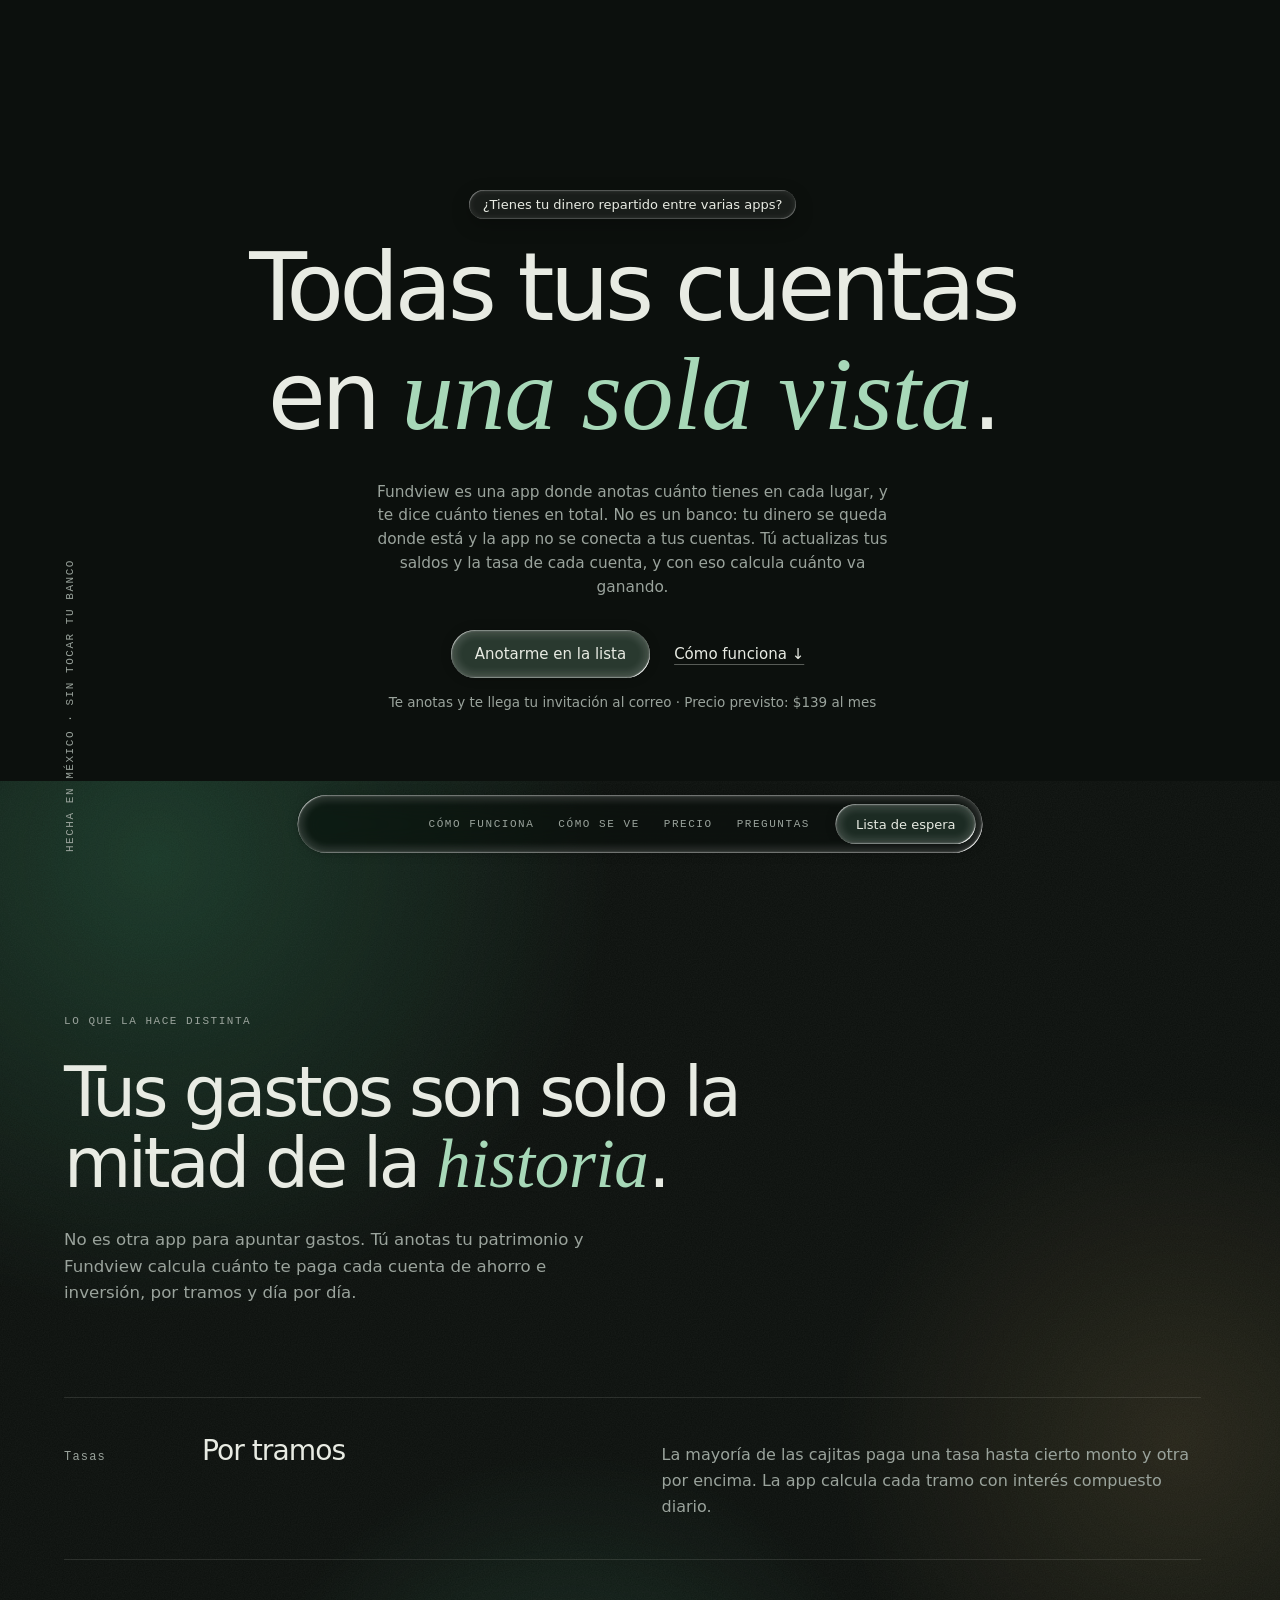
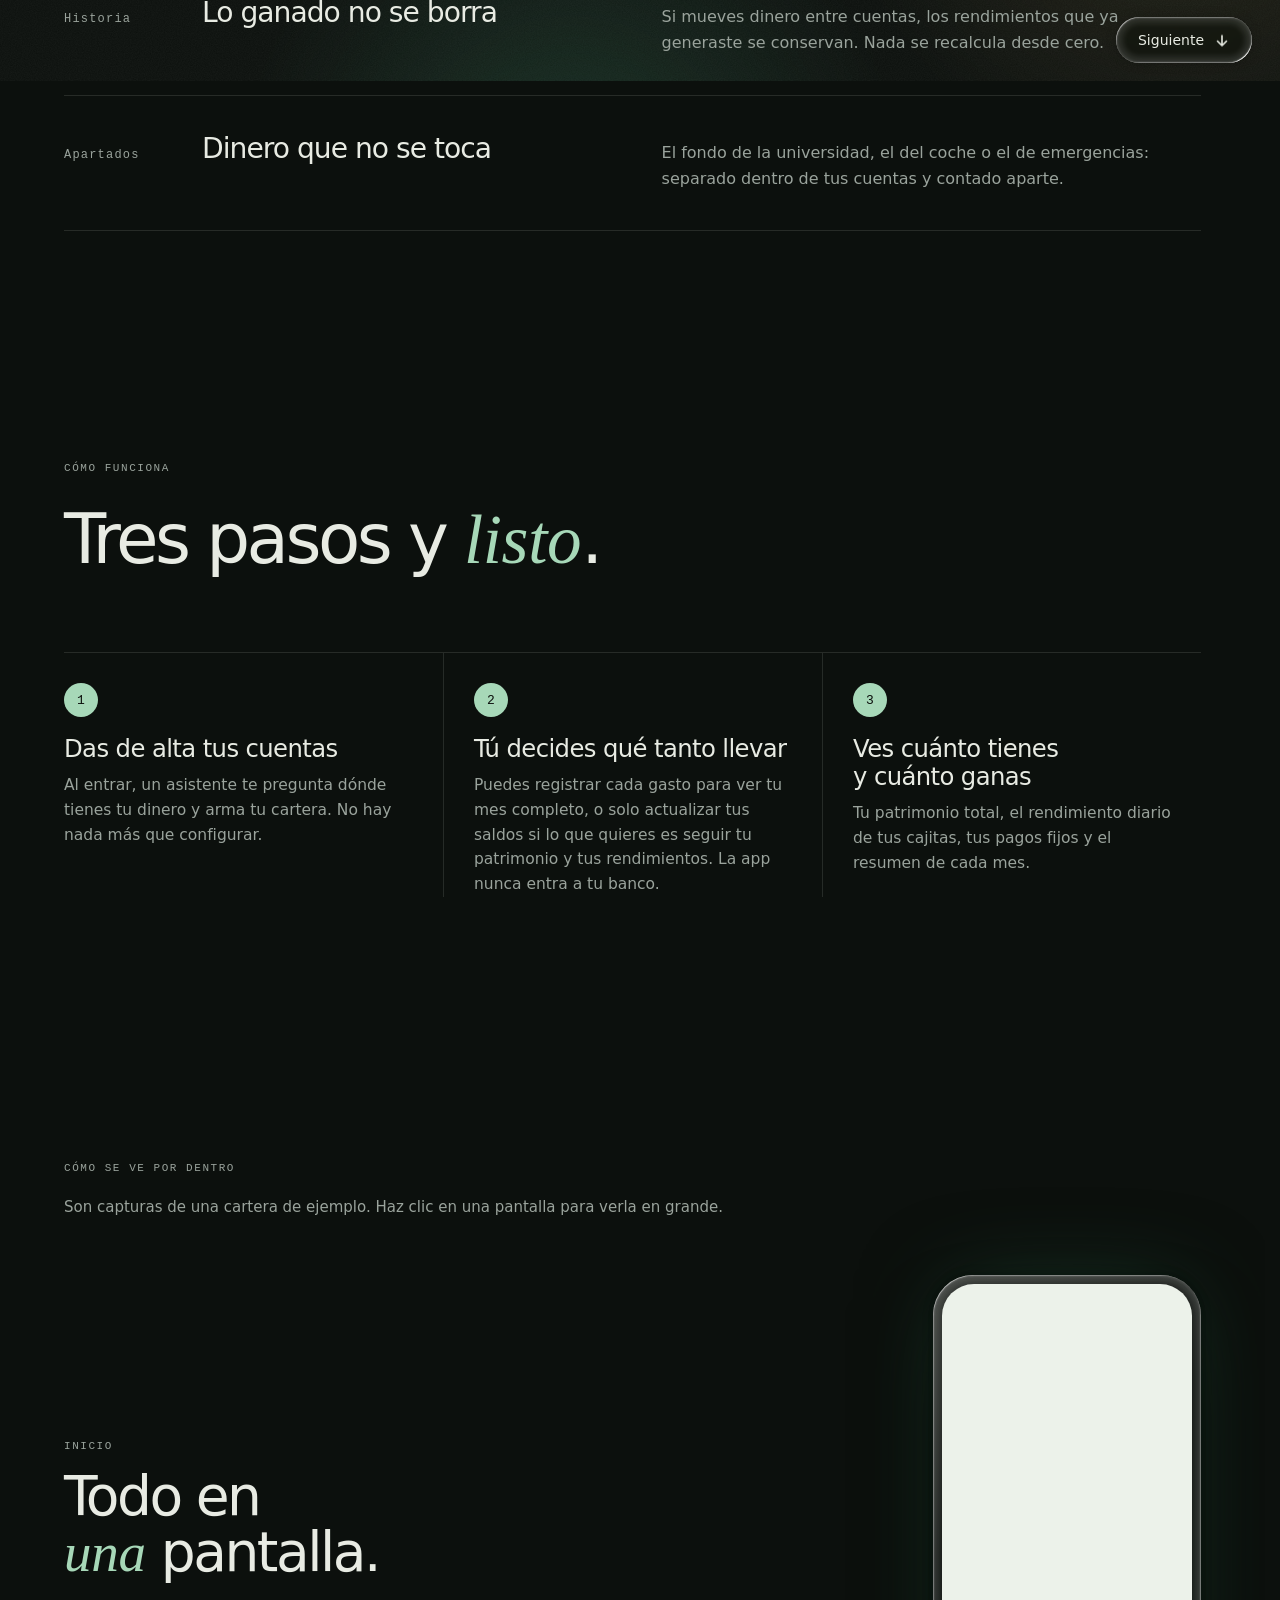
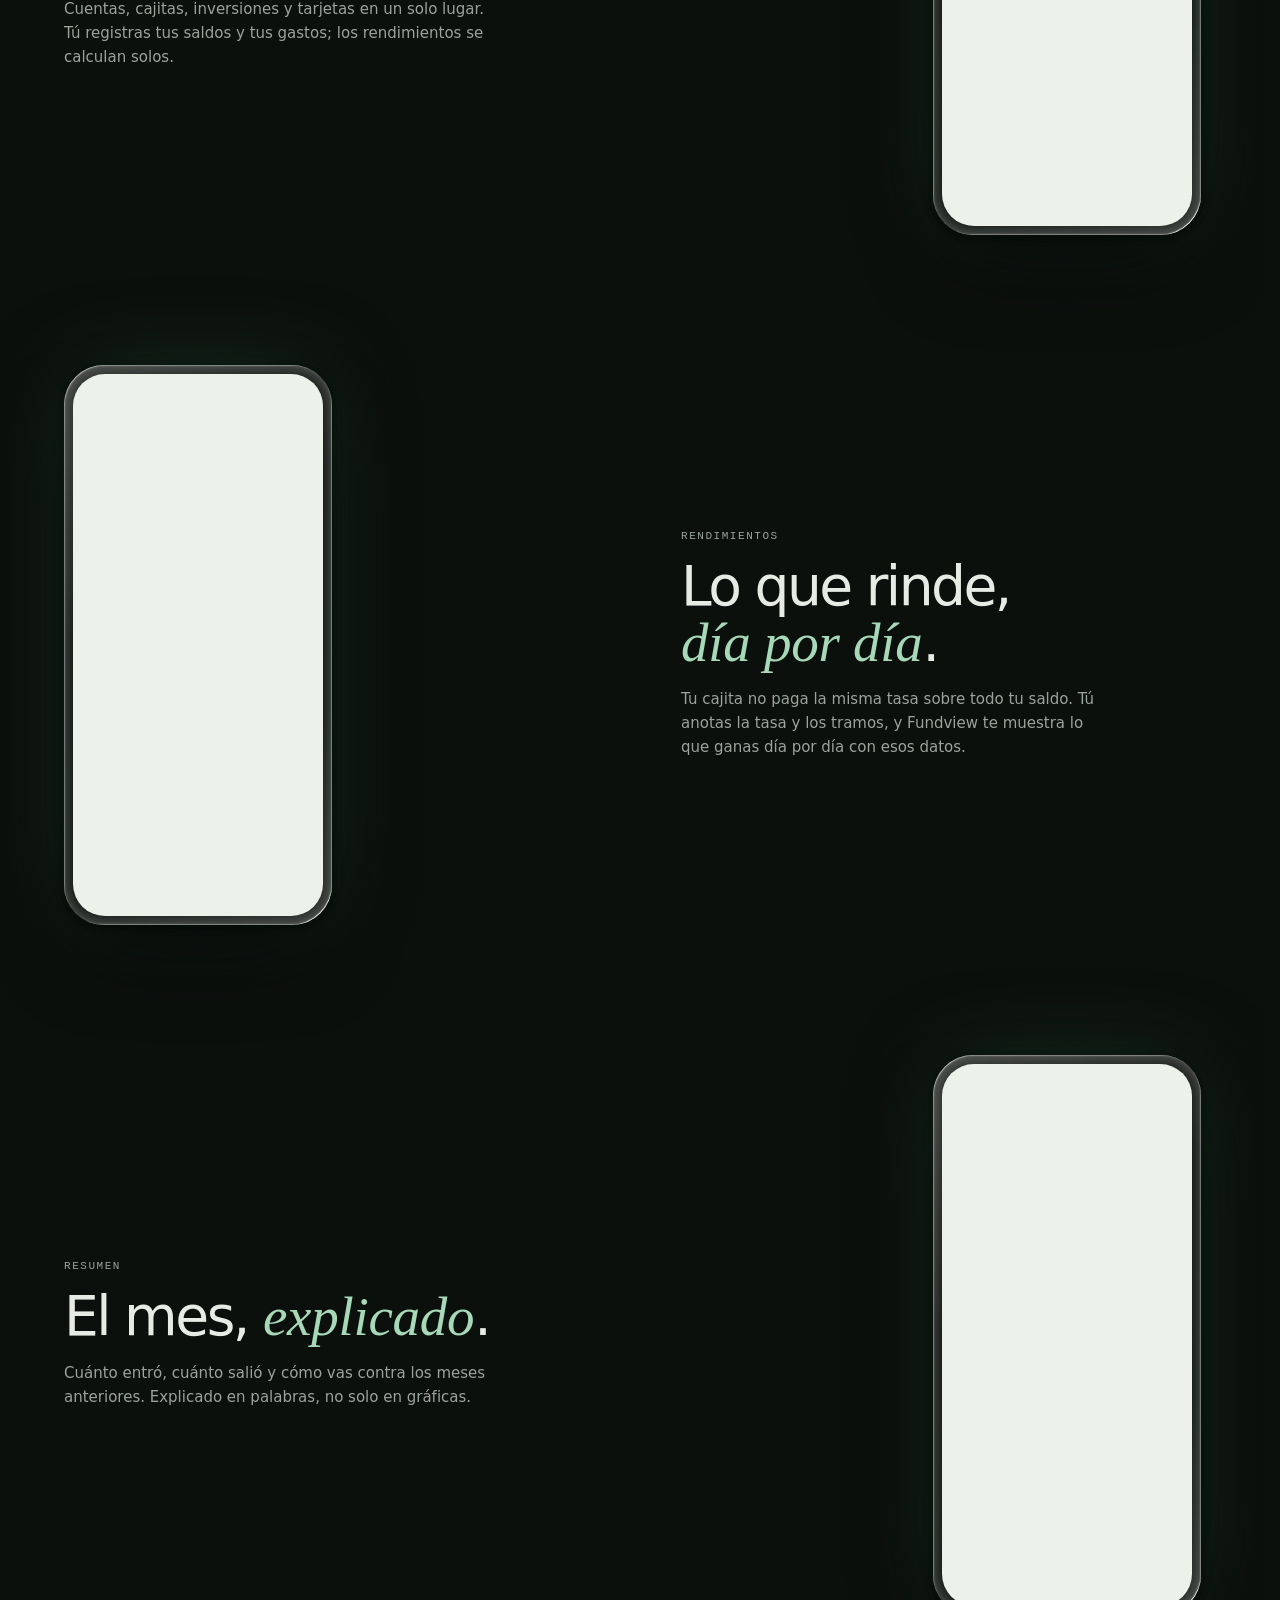
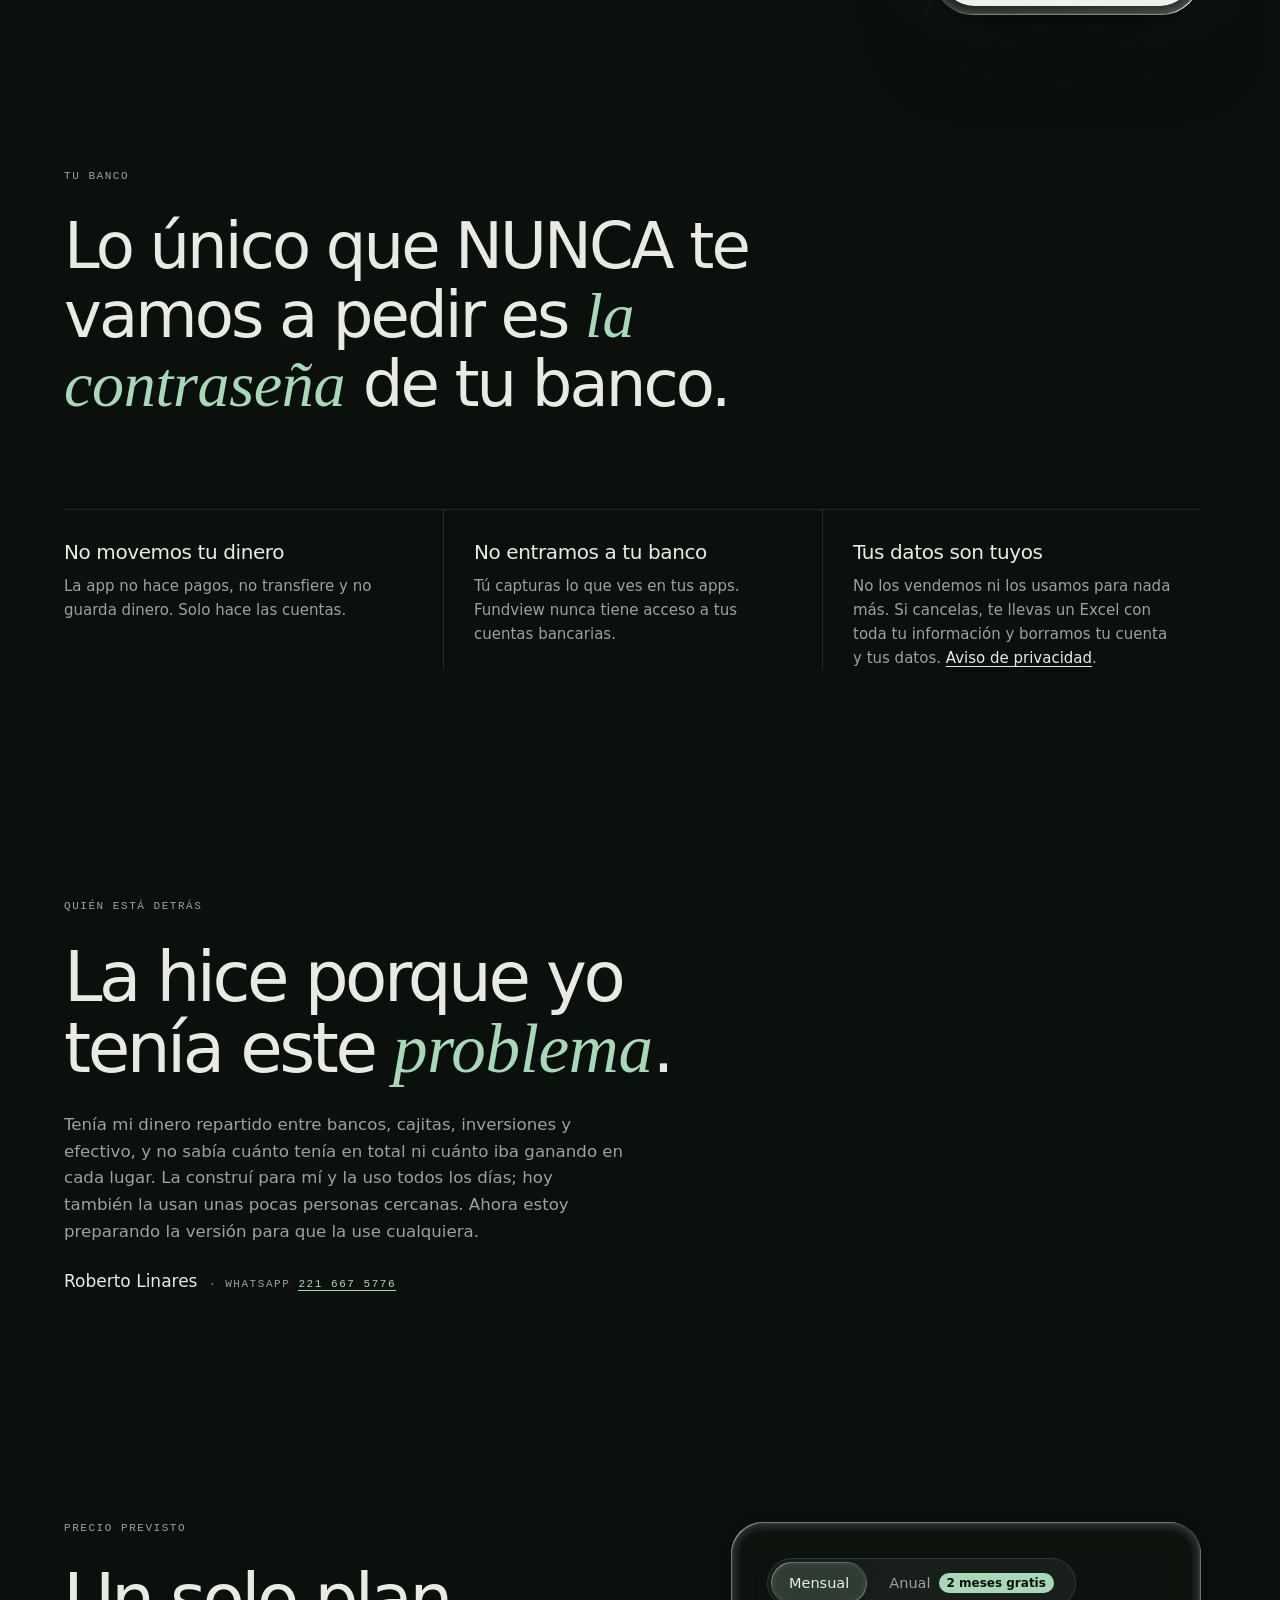
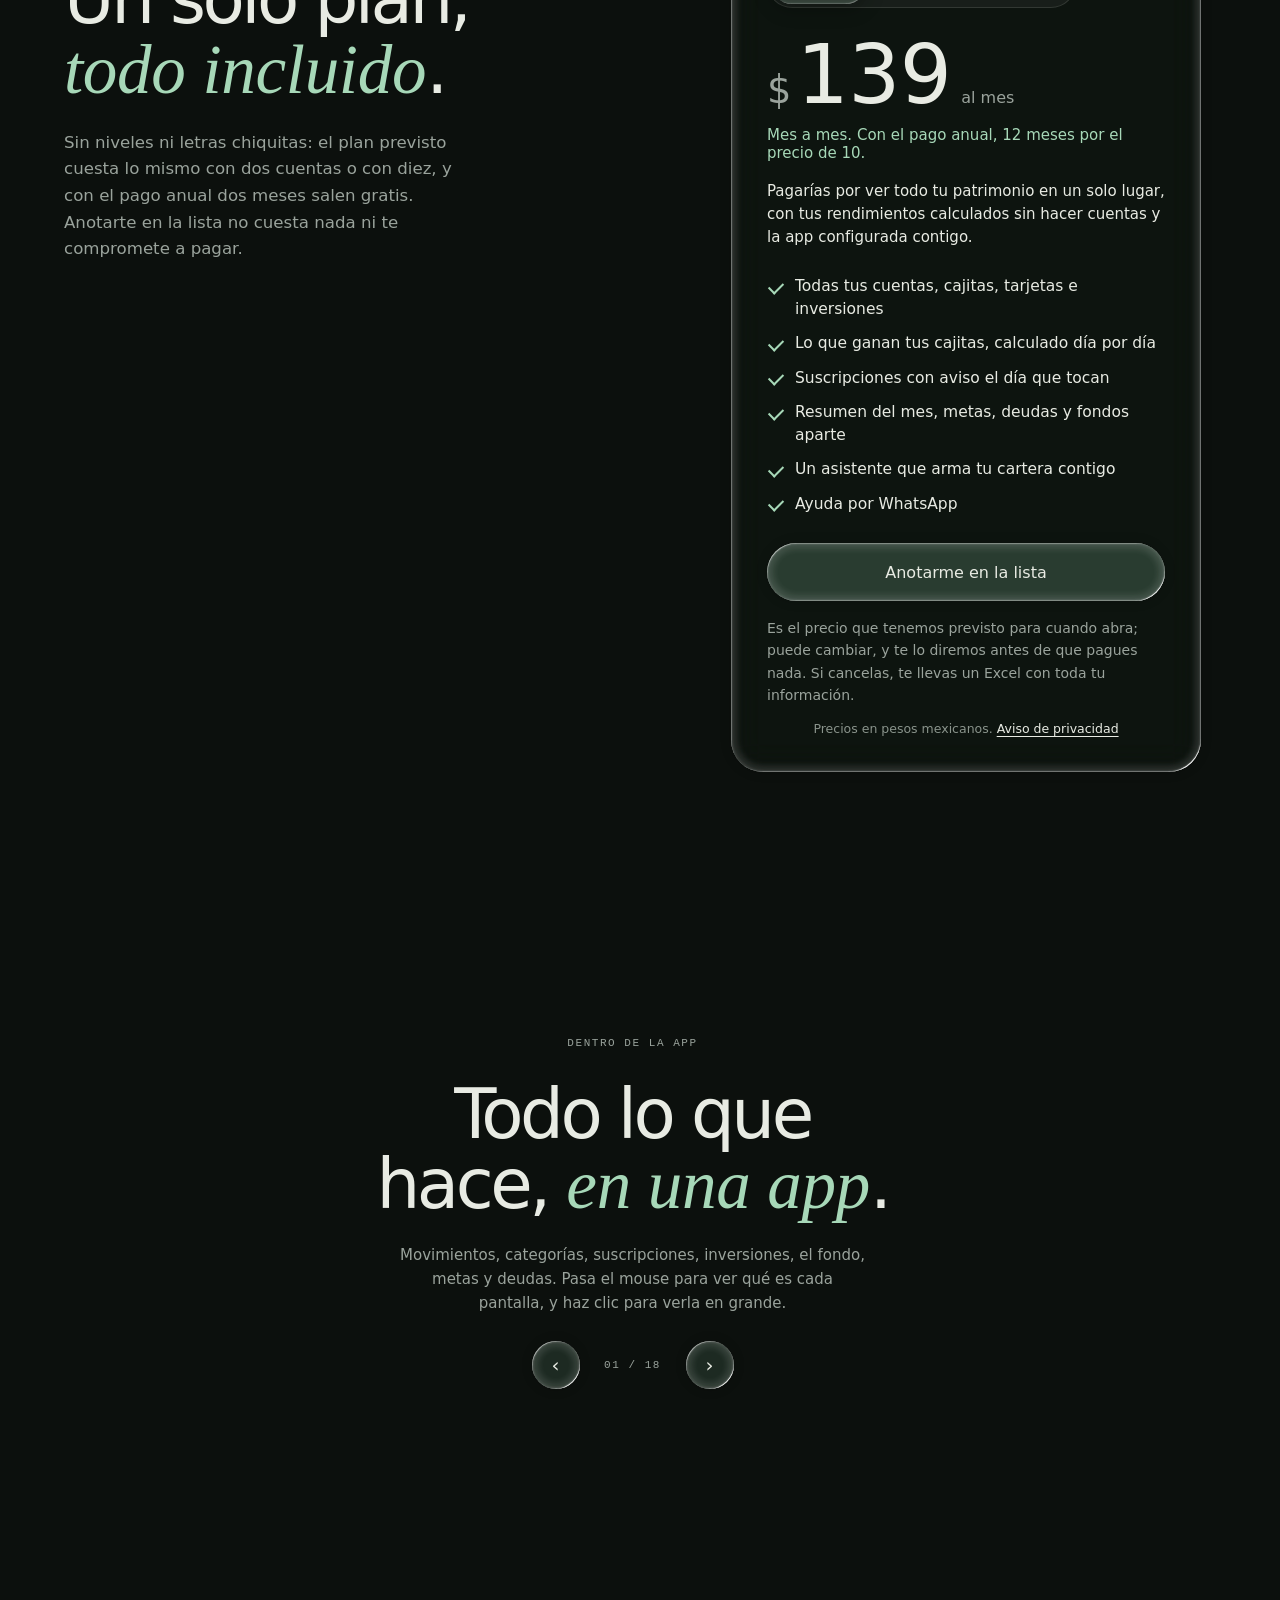
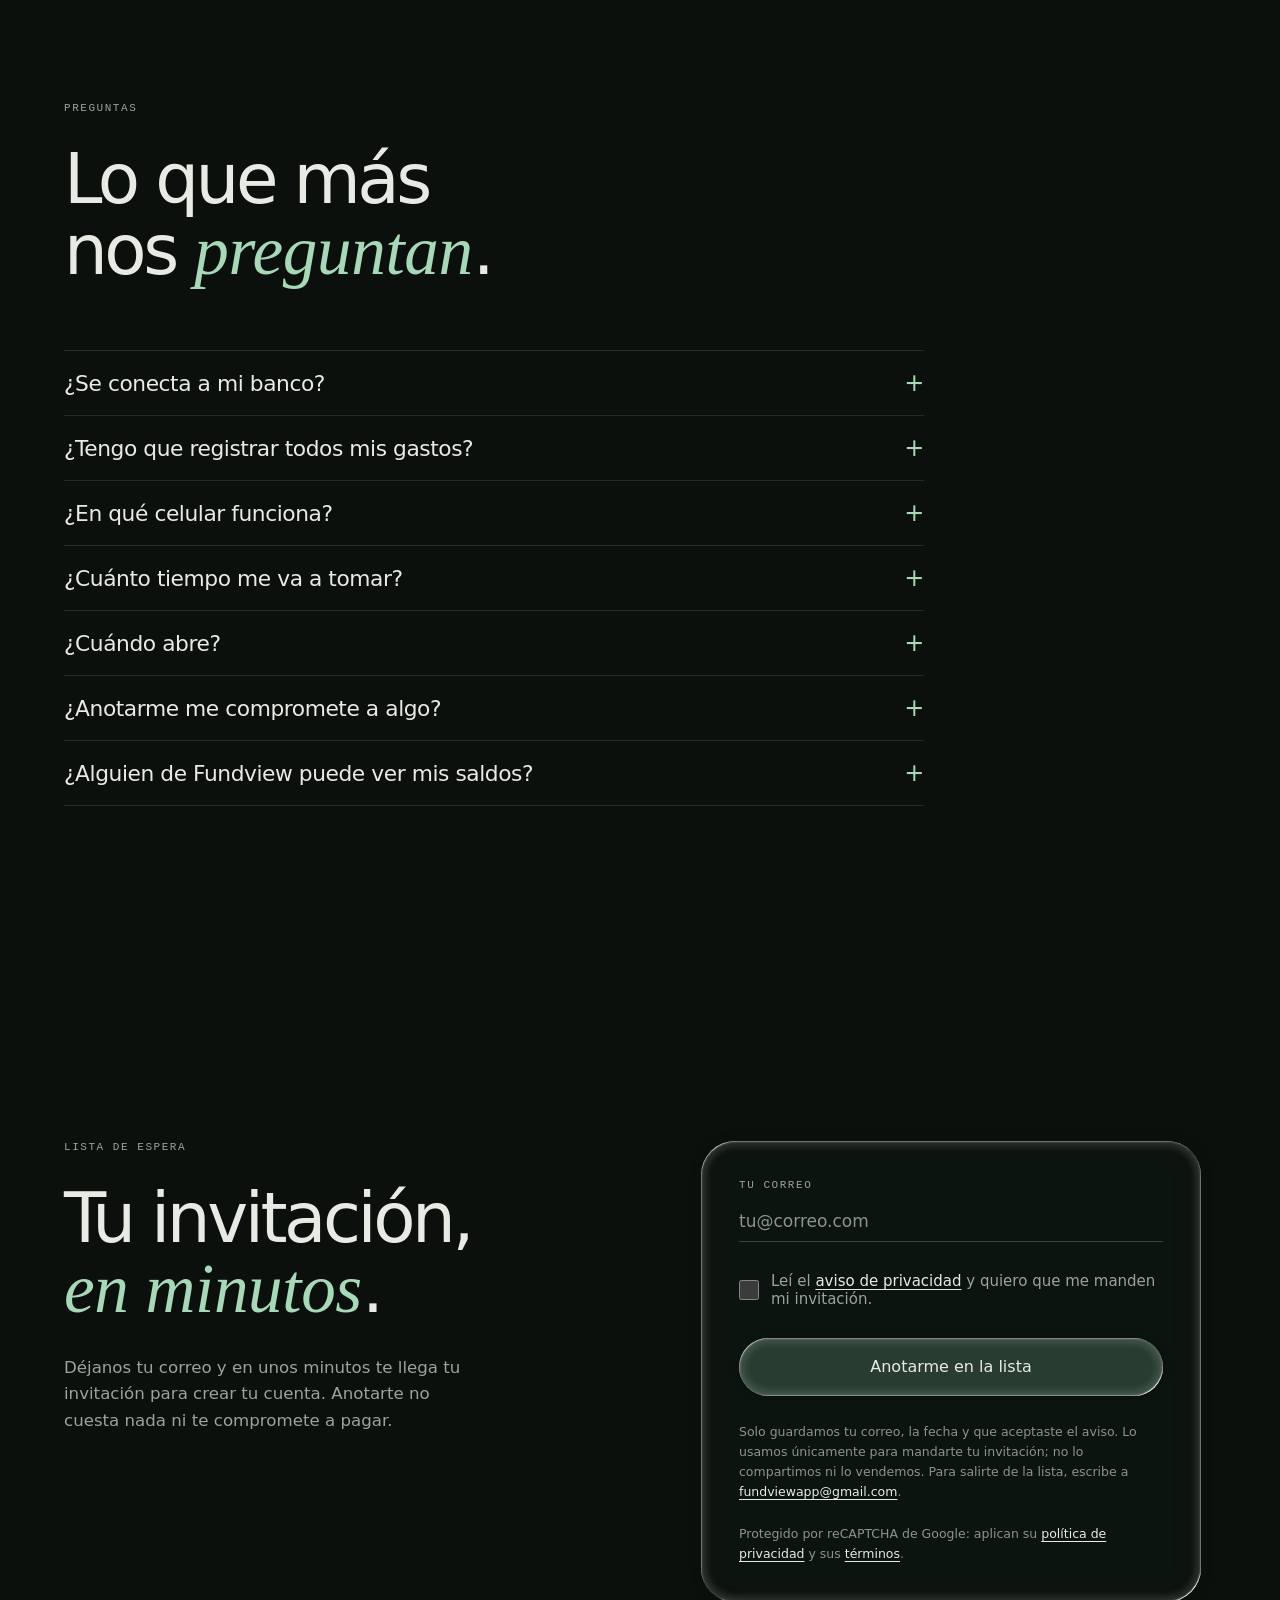
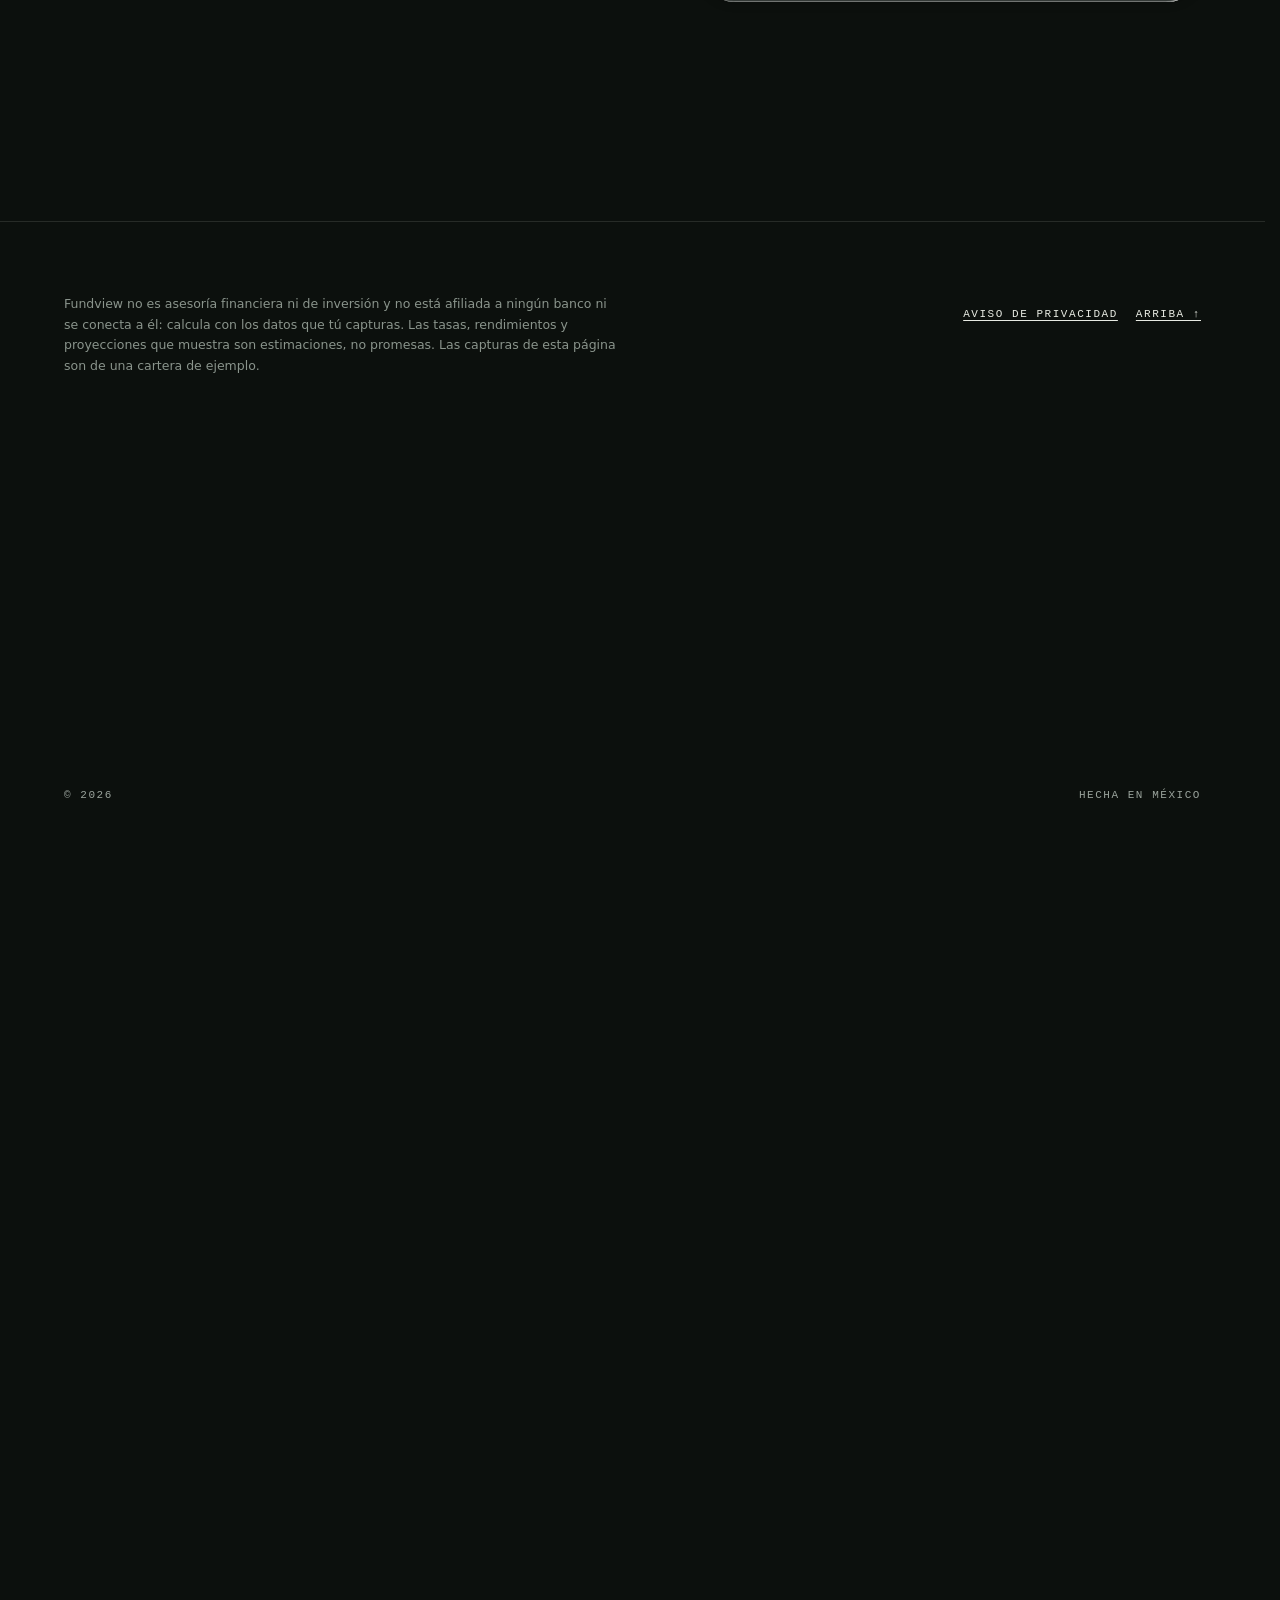
<file: index.html>
<!doctype html>
<html lang="es">
<head>
<meta charset="utf-8">
<meta name="viewport" content="width=device-width, initial-scale=1, viewport-fit=cover">
<title>Fundview</title>
<meta name="description" content="Tus cuentas, cajitas e inversiones en una sola pantalla, con tu patrimonio total y lo que has ganado. Sin pedirte la contraseña de tu banco.">
<meta name="theme-color" content="#0c100d">
<!-- seguridad: solo archivos de este sitio; sin scripts ni estilos en línea -->
<meta http-equiv="Content-Security-Policy" content="default-src 'none'; script-src 'self' https://www.google.com/recaptcha/ https://www.gstatic.com/recaptcha/; frame-src https://www.google.com/recaptcha/ https://recaptcha.google.com/recaptcha/; style-src 'self'; font-src 'self'; img-src 'self' data:; connect-src https://firestore.googleapis.com https://content-firebaseappcheck.googleapis.com https://www.google.com/recaptcha/; worker-src 'none'; object-src 'none'; base-uri 'none'; form-action 'none'">
<meta name="referrer" content="strict-origin-when-cross-origin">
<link rel="canonical" href="https://fundview.mx/">
<!-- la tarjeta que sale al mandar la liga por WhatsApp -->
<meta property="og:type" content="website">
<meta property="og:title" content="Fundview: todas tus cuentas en una sola vista">
<meta property="og:description" content="Tu banco, tus cajitas, tus inversiones y tu efectivo en una sola pantalla, y cuánto has ganado.">
<meta property="og:url" content="https://fundview.mx/">
<meta property="og:image" content="https://fundview.mx/og.jpg">
<meta property="og:image:width" content="1200">
<meta property="og:image:height" content="630">
<meta property="og:locale" content="es_MX">
<meta name="twitter:card" content="summary_large_image">
<link rel="icon" href="favicon.ico" sizes="32x32">
<link rel="icon" href="favicon.svg" type="image/svg+xml">
<link rel="apple-touch-icon" href="apple-touch-icon.png">
<link rel="stylesheet" href="estilos.css">
</head>
<body>

<svg class="svg-filtros" width="0" height="0" aria-hidden="true" focusable="false"><defs id="filtros-vidrio"></defs></svg>

<div class="ambiente" aria-hidden="true"><div class="blob b1"></div><div class="blob b2"></div><div class="blob b3"></div><div class="grano"></div></div>
<div class="progreso" aria-hidden="true"><i></i></div>

<header class="nav vidrio" id="nav">
  <a class="marca" href="#top"><img src="assets/marca/fundview-horizontal-oscuro.svg" alt="Fundview" width="83" height="24"></a>
  <nav class="nav-links" aria-label="Secciones">
    <a href="#como">Cómo funciona</a>
    <a href="#dentro">Cómo se ve</a>
    <a href="#precio">Precio</a>
    <a href="#preguntas">Preguntas</a>
  </nav>
  <a class="liquido vidrio" href="#lugar">Lista de espera</a>
  <button class="menu-btn" id="menu-btn" type="button" aria-expanded="false" aria-controls="menu-panel" aria-label="Abrir el menú"><span></span><span></span></button>
</header>
<nav class="menu-panel vidrio" id="menu-panel" aria-label="Menú" hidden>
  <a href="#como">Cómo funciona</a>
  <a href="#dentro">Cómo se ve</a>
  <a href="#todo">Todo lo que hace</a>
  <a href="#precio">Precio</a>
  <a href="#preguntas">Preguntas</a>
  <a href="#lugar">Anotarme en la lista</a>
</nav>

<main>

  <!-- 1 · hero -->
  <section class="hero" id="top">
    <div class="orbita" aria-hidden="true">
      <svg class="anillos" id="anillos">
        <defs>
          <linearGradient id="gradRayo" gradientUnits="userSpaceOnUse" x1="0" y1="0" x2="1" y2="0">
            <stop offset="0" stop-color="#a7d8b8" stop-opacity="0"/>
            <stop offset="1" stop-color="#a7d8b8" stop-opacity=".7"/>
          </linearGradient>
        </defs>
        <ellipse id="anilloA"/><ellipse id="anilloB"/>
        <g id="rayos"></g><g id="chispas"></g>
      </svg>
      <div id="chips"></div>
    </div>
    <div class="destello" aria-hidden="true"></div>

    <div class="hero-centro">
      <p class="hero-eyebrow"><span>¿Tienes tu dinero repartido entre varias apps?</span></p>
      <h1 class="hero-titulo">
        <span class="linea"><span>Todas tus cuentas</span></span>
        <span class="linea"><span>en <em>una sola vista</em>.</span></span>
      </h1>
      <p class="hero-sub"><span>Fundview es una app donde anotas cuánto tienes en cada lugar, y te dice cuánto tienes en total. No es un banco: tu dinero se queda donde está y la app no se conecta a tus cuentas. Tú actualizas tus saldos y la tasa de cada cuenta, y con eso calcula cuánto va ganando.</span></p>
      <div class="hero-ctas">
        <a class="liquido vidrio medio" href="#lugar">Anotarme en la lista</a>
        <a class="boton-texto" href="#como">Cómo funciona ↓</a>
      </div>
      <p class="hero-precio">Te anotas y te llega tu invitación al correo · Precio previsto: $139 al mes</p>
    </div>

    <div class="numero-wrap">
      <div class="numero-in">
        <span class="numero-ejemplo">Cartera de ejemplo</span>
        <div class="numero" id="numero" aria-hidden="true"><span class="signo">$</span>0<span class="cent">.00</span></div>
        <div class="numero-et">Así se ve todo tu dinero, en un número</div>
        <div class="numero-ganado" id="ganado">+$12,117.24 <span>ganado este año</span></div>
      </div>
    </div>

    <div class="hero-capa">
      <div class="vertical mono">Hecha en México · Sin tocar tu banco</div>
    </div>
  </section>

  <!-- 1b · lo que la hace distinta -->
  <section class="seccion" id="distinta">
    <span class="kicker mono" data-rev>Lo que la hace distinta</span>
    <h2 class="titulo-grande" data-rev>Tus gastos son solo la mitad de la <em>historia</em>.</h2>
    <p class="lead" data-rev>No es otra app para apuntar gastos. Tú anotas tu patrimonio y Fundview calcula cuánto te paga cada cuenta de ahorro e inversión, por tramos y día por día.</p>
    <div class="filas">
      <div class="fila" data-rev><span class="n">Tasas</span><h3>Por tramos</h3>
        <p>La mayoría de las cajitas paga una tasa hasta cierto monto y otra por encima. La app calcula cada tramo con interés compuesto diario.</p></div>
      <div class="fila" data-rev><span class="n">Historia</span><h3>Lo ganado no se borra</h3>
        <p>Si mueves dinero entre cuentas, los rendimientos que ya generaste se conservan. Nada se recalcula desde cero.</p></div>
      <div class="fila" data-rev><span class="n">Apartados</span><h3>Dinero que no se toca</h3>
        <p>El fondo de la universidad, el del coche o el de emergencias: separado dentro de tus cuentas y contado aparte.</p></div>
    </div>
  </section>

  <!-- 1c · cómo funciona -->
  <section class="seccion como" id="como">
    <span class="kicker mono" data-rev>Cómo funciona</span>
    <h2 class="titulo-grande" data-rev>Tres pasos y <em>listo</em>.</h2>
    <ol class="pasos">
      <li class="paso" data-rev><span class="n">1</span><h3>Das de alta tus cuentas</h3>
        <p>Al entrar, un asistente te pregunta dónde tienes tu dinero y arma tu cartera. No hay nada más que configurar.</p></li>
      <li class="paso" data-rev><span class="n">2</span><h3>Tú decides qué tanto llevar</h3>
        <p>Puedes registrar cada gasto para ver tu mes completo, o solo actualizar tus saldos si lo que quieres es seguir tu patrimonio y tus rendimientos. La app nunca entra a tu banco.</p></li>
      <li class="paso" data-rev><span class="n">3</span><h3>Ves cuánto tienes y cuánto ganas</h3>
        <p>Tu patrimonio total, el rendimiento diario de tus cajitas, tus pagos fijos y el resumen de cada mes.</p></li>
    </ol>
  </section>

  <!-- 2 · por dentro -->
  <section class="dentro" id="dentro">
    <div class="dentro-kicker mono"><span>Cómo se ve por dentro</span></div>
    <p class="nota-caps">Son capturas de una cartera de ejemplo. <span class="solo-fino">Haz clic en una pantalla</span><span class="solo-tactil">Toca una pantalla</span> para verla en grande.</p>
    <div class="dentro-grid">
      <div class="capitulos">
        <article class="cap">
          <div class="cap-txt">
            <span class="num mono">Inicio</span>
            <h2>Todo en <em>una</em> pantalla.</h2>
            <p>Cuentas, cajitas, inversiones y tarjetas en un solo lugar. Tú registras tus saldos y tus gastos; los rendimientos se calculan solos.</p>
          </div>
          <button class="mini-tel" type="button" aria-label="Ver en grande: inicio"><img src="assets/grandes/01.webp" alt="Inicio de Fundview con el total de una cartera de ejemplo" loading="lazy"></button>
        </article>
        <article class="cap">
          <div class="cap-txt">
            <span class="num mono">Rendimientos</span>
            <h2>Lo que rinde, <em>día por día</em>.</h2>
            <p>Tu cajita no paga la misma tasa sobre todo tu saldo. Tú anotas la tasa y los tramos, y Fundview te muestra lo que ganas día por día con esos datos.</p>
          </div>
          <button class="mini-tel" type="button" aria-label="Ver en grande: rendimientos"><img src="assets/grandes/03.webp" alt="Cuentas con su rendimiento por tramos" loading="lazy"></button>
        </article>
        <article class="cap">
          <div class="cap-txt">
            <span class="num mono">Resumen</span>
            <h2>El mes, <em>explicado</em>.</h2>
            <p>Cuánto entró, cuánto salió y cómo vas contra los meses anteriores. Explicado en palabras, no solo en gráficas.</p>
          </div>
          <button class="mini-tel" type="button" aria-label="Ver en grande: resumen"><img src="assets/grandes/13.webp" alt="Resumen y cierre del mes" loading="lazy"></button>
        </article>
      </div>
      <div class="escena">
        <div class="t-entrada">
          <div class="telefono" id="telefono" role="button" tabindex="0" aria-label="Ver esta pantalla en grande">
            <div class="pantalla">
              <div class="barra-estado" aria-hidden="true"><span class="hora">9:41</span><span class="isla"></span>
                <span class="ico">
                  <svg class="senal" viewBox="0 0 17 11"><rect x="0" y="7" width="3" height="4" rx=".8"/><rect x="4.6" y="4.9" width="3" height="6.1" rx=".8"/><rect x="9.2" y="2.5" width="3" height="8.5" rx=".8"/><rect x="13.8" y="0" width="3" height="11" rx=".8"/></svg>
                  <svg class="wifi" viewBox="0 0 16 11.5"><path d="M8 2.3c2.4 0 4.6.9 6.3 2.5L15.6 3.5A10.3 10.3 0 0 0 8 .5 10.3 10.3 0 0 0 .4 3.5l1.3 1.3A8.9 8.9 0 0 1 8 2.3Z"/><path d="M8 5.6c1.5 0 2.9.6 4 1.5l1.3-1.3A7.4 7.4 0 0 0 8 3.8a7.4 7.4 0 0 0-5.3 2l1.3 1.3c1.1-.9 2.5-1.5 4-1.5Z"/><path d="M8 8.9c.7 0 1.3.3 1.8.7L8 11.5 6.2 9.6c.5-.4 1.1-.7 1.8-.7Z"/></svg>
                  <svg class="bateria" viewBox="0 0 27 12.5"><rect x=".6" y=".6" width="22.8" height="11.3" rx="3.4" fill="none" stroke="#1a2e22" stroke-opacity=".38" stroke-width="1.1"/><rect x="2.4" y="2.4" width="19.2" height="7.7" rx="2"/><path d="M25 4.2v4.1c.9-.3 1.5-1.1 1.5-2S25.9 4.5 25 4.2Z" fill-opacity=".42"/></svg>
                </span></div>
              <div class="pantallas">
                <img class="scr" src="assets/grandes/01.webp" alt="Inicio de Fundview con el total de una cartera de ejemplo">
                <img class="scr" src="assets/grandes/03.webp" alt="Cuentas con su rendimiento por tramos" loading="lazy">
                <img class="scr" src="assets/grandes/13.webp" alt="Resumen y cierre del mes" loading="lazy">
              </div>
            </div>
            <div class="reflejo"></div>
          </div>
        </div>
        <div class="nota-ejemplo mono">Capturas de una cartera de ejemplo · <span class="solo-fino">Haz clic</span><span class="solo-tactil">Toca</span> para verla en grande</div>
      </div>
    </div>
    <!-- las pestañas van abajo, junto a la barra de avance: arriba se veían como un segundo menú encima del teléfono -->
    <nav class="cap-tabs" aria-label="Capítulos">
      <button class="cap-tab" type="button" data-cap="0" aria-current="true">Inicio</button>
      <button class="cap-tab" type="button" data-cap="1">Rendimientos</button>
      <button class="cap-tab" type="button" data-cap="2">Resumen</button>
    </nav>
    <div class="barra-caps" aria-hidden="true"><i id="barraCaps"></i></div>
  </section>

  <!-- 5 · confianza -->
  <section class="seccion" id="confianza">
    <span class="kicker mono" data-rev>Tu banco</span>
    <p class="frase" id="frase">Lo único que NUNCA te vamos a pedir es <em>la contraseña</em> de tu banco.</p>
    <div class="garantias">
      <div class="garantia" data-rev><h3>No movemos tu dinero</h3><p>La app no hace pagos, no transfiere y no guarda dinero. Solo hace las cuentas.</p></div>
      <div class="garantia" data-rev><h3>No entramos a tu banco</h3><p>Tú capturas lo que ves en tus apps. Fundview nunca tiene acceso a tus cuentas bancarias.</p></div>
      <div class="garantia" data-rev><h3>Tus datos son tuyos</h3><p>No los vendemos ni los usamos para nada más. Si cancelas, te llevas un Excel con toda tu información y borramos tu cuenta y tus datos. <a href="legal.html#aviso">Aviso de privacidad</a>.</p></div>
    </div>
  </section>

  <!-- 5a · quién está detrás -->
  <section class="seccion" id="quien">
    <span class="kicker mono" data-rev>Quién está detrás</span>
    <h2 class="titulo-grande" data-rev>La hice porque yo tenía este <em>problema</em>.</h2>
    <p class="lead" data-rev>Tenía mi dinero repartido entre bancos, cajitas, inversiones y efectivo, y no sabía cuánto tenía en total ni cuánto iba ganando en cada lugar. La construí para mí y la uso todos los días; hoy también la usan unas pocas personas cercanas. Ahora estoy preparando la versión para que la use cualquiera.</p>
    <p class="firma" data-rev>Roberto Linares <span class="mono">· WhatsApp <a href="https://wa.me/522216675776" target="_blank" rel="noopener">221 667 5776</a></span></p>
  </section>

  <!-- 5b · precio -->
  <section class="seccion" id="precio">
    <div class="precio-grid">
      <div class="precio-txt">
        <span class="kicker mono" data-rev>Precio previsto</span>
        <h2 class="titulo-grande" data-rev>Un solo plan, <em>todo incluido</em>.</h2>
        <p data-rev>Sin niveles ni letras chiquitas: el plan previsto cuesta lo mismo con dos cuentas o con diez, y con el pago anual dos meses salen gratis. Anotarte en la lista no cuesta nada ni te compromete a pagar.</p>
      </div>
      <div class="plan vidrio" data-rev>
        <div class="plan-toggle" role="group" aria-label="Periodo de pago previsto">
          <button type="button" id="p-mensual" aria-pressed="true">Mensual</button>
          <button type="button" id="p-anual" aria-pressed="false">Anual <span class="ahorro">2 meses gratis</span></button>
        </div>
        <div class="plan-precio"><span class="signo">$</span><span id="p-monto">139</span><span class="per" id="p-per">al mes</span></div>
        <p class="plan-nota" id="p-nota" aria-live="polite">Mes a mes. Con el pago anual, 12 meses por el precio de 10.</p>
        <p class="plan-valor">Pagarías por ver todo tu patrimonio en un solo lugar, con tus rendimientos calculados sin hacer cuentas y la app configurada contigo.</p>
        <ul class="plan-lista">
          <li>Todas tus cuentas, cajitas, tarjetas e inversiones</li>
          <li>Lo que ganan tus cajitas, calculado día por día</li>
          <li>Suscripciones con aviso el día que tocan</li>
          <li>Resumen del mes, metas, deudas y fondos aparte</li>
          <li>Un asistente que arma tu cartera contigo</li>
          <li>Ayuda por WhatsApp</li>
        </ul>
        <a class="liquido vidrio grande" href="#lugar" id="p-cta">Anotarme en la lista</a>
        <p class="plan-condiciones">Es el precio que tenemos previsto para cuando abra; puede cambiar, y te lo diremos antes de que pagues nada. Si cancelas, te llevas un Excel con toda tu información.</p>
        <p class="plan-pie">Precios en pesos mexicanos. <a href="legal.html#aviso">Aviso de privacidad</a></p>
      </div>
    </div>
  </section>

  <!-- 5c · todo lo que hace -->
  <section class="galeria" id="todo">
    <div class="gal-intro" aria-hidden="true"><p class="gal-grande">Y todo<br>lo demás.</p><p class="mono">Suscripciones, inversiones, metas y deudas</p></div>
    <div class="gal-arco-txt">
      <span class="kicker mono">Dentro de la app</span>
      <h2 class="titulo-grande">Todo lo que hace, <em>en una app</em>.</h2>
      <p>Movimientos, categorías, suscripciones, inversiones, el fondo, metas y deudas.
        <span class="solo-fino">Pasa el mouse para ver qué es cada pantalla, y haz clic para verla en grande.</span><span class="solo-tactil">Desliza de lado para verlas y toca una para verla en grande.</span></p>
    </div>
    <div class="gal-nav">
      <button class="liquido vidrio gal-flecha" id="gal-ant" type="button" aria-label="Pantalla anterior">‹</button>
      <span class="mono" id="gal-cuenta">01 / 18</span>
      <button class="liquido vidrio gal-flecha" id="gal-sig" type="button" aria-label="Siguiente pantalla">›</button>
    </div>
    <!-- lo horizontal es del carrusel (nativo); lo vertical sigue siendo de la página -->
    <div class="gal-cartas" id="cartas" data-lenis-prevent-horizontal></div>
  </section>

  <!-- 5d · preguntas -->
  <section class="seccion" id="preguntas">
    <span class="kicker mono" data-rev>Preguntas</span>
    <h2 class="titulo-grande" data-rev>Lo que más nos <em>preguntan</em>.</h2>
    <div class="preguntas" data-rev>
      <details><summary>¿Se conecta a mi banco?</summary>
        <p>No. Tú registras tus saldos y tus gastos; la app nunca te pide contraseñas ni entra a tus cuentas. Los rendimientos de tus cajitas se calculan con la tasa que tú anotas, y el precio de tus acciones se actualiza cuando la conexión con el mercado responde.</p></details>
      <details><summary>¿Tengo que registrar todos mis gastos?</summary>
        <p>No. Puedes usar Fundview solo para mantener al día tus saldos y seguir tu patrimonio y tus rendimientos. Registrar gastos es opcional, si también quieres el detalle de cada mes.</p></details>
      <details><summary>¿En qué celular funciona?</summary>
        <p>En cualquiera: iPhone, Android o computadora. Es una app web: se abre desde el navegador y se agrega a la pantalla de inicio como cualquier otra app. No se descarga de ninguna tienda.</p></details>
      <details><summary>¿Cuánto tiempo me va a tomar?</summary>
        <p>Unos minutos al principio, con el asistente. Después, registrar un gasto toma unos segundos.</p></details>
      <details><summary>¿Cuándo abre?</summary>
        <p>Ya puede entrar cualquier persona de 18 años o más. Al anotarte te llega tu invitación al correo que dejes, en unos minutos. No te vamos a mandar nada más.</p></details>
      <details><summary>¿Anotarme me compromete a algo?</summary>
        <p>No. Anotarte no cuesta nada y no te obliga a pagar. Cuando te toque decides si entras. Si ya no quieres estar en la lista, escríbenos y te borramos.</p></details>
      <details><summary>¿Alguien de Fundview puede ver mis saldos?</summary>
        <p>Quien administra el servidor tiene acceso técnico a la base de datos, y por eso lo decimos claro. Queremos llegar a que tus datos se cifren en tu teléfono para que ni eso sea posible, pero esa parte todavía no está lista y no la vamos a prometer con fecha. Cuando abra, su aviso de privacidad lo explicará con detalle. No vendemos tus datos ni los usamos para nada más.</p></details>
    </div>
  </section>

  <!-- 6 · el lugar -->
  <section class="seccion cta" id="lugar">
    <div class="cta-grid">
      <div class="cta-txt">
        <span class="kicker mono" data-rev>Lista de espera</span>
        <h2 class="titulo-grande" data-rev>Tu invitación, <em>en minutos</em>.</h2>
        <p data-rev>Déjanos tu correo y en unos minutos te llega tu invitación para crear tu cuenta. Anotarte no cuesta nada ni te compromete a pagar.</p>
      </div>
      <form class="forma vidrio" id="forma" data-rev novalidate>
        <div class="forma-campos" id="f-campos">
        <label class="campo" for="f-correo"><span class="mono">Tu correo</span>
          <input type="email" id="f-correo" name="correo" autocomplete="email" inputmode="email" maxlength="254" placeholder="tu@correo.com" required aria-describedby="f-error"></label>
        <!-- trampa para robots: una persona no la ve ni la llena -->
        <div class="trampa" aria-hidden="true"><label for="f-ref">Déjalo vacío</label><input type="text" id="f-ref" name="ref_x7" tabindex="-1" autocomplete="off"></div>
        <label class="acepto" for="f-acepto"><input type="checkbox" id="f-acepto" aria-describedby="f-error"><span>Leí el <a href="legal.html#aviso" target="_blank" rel="noopener">aviso de privacidad</a> y quiero que me manden mi invitación.</span></label>
        <p class="error" id="f-error" role="alert" hidden></p>
        <button class="liquido vidrio grande" id="f-enviar" type="submit">Anotarme en la lista</button>
        <p class="nota-forma">Solo guardamos tu correo, la fecha y que aceptaste el aviso. Lo usamos únicamente para mandarte tu invitación; no lo compartimos ni lo vendemos. Para salirte de la lista, escribe a <a href="mailto:fundviewapp@gmail.com">fundviewapp@gmail.com</a>.</p>
        <p class="nota-forma nota-recaptcha">Protegido por reCAPTCHA de Google: aplican su <a href="https://policies.google.com/privacy" target="_blank" rel="noopener">política de privacidad</a> y sus <a href="https://policies.google.com/terms" target="_blank" rel="noopener">términos</a>.</p>
        </div>
        <div class="gracias" id="f-gracias" hidden>
          <h3 id="f-gracias-tit" tabindex="-1">Ya estás en la lista.</h3>
          <p>En unos minutos te llega tu invitación a <strong id="f-gracias-correo"></strong>, con tu código para crear tu cuenta. Si no la ves, revisa tu carpeta de spam. El código vence en 48 horas.</p>
          <button class="boton-texto" type="button" id="f-volver">Anotar otro correo</button>
        </div>
      </form>
    </div>
  </section>

</main>

<footer class="pie">
  <div class="pie-filas">
    <p class="legal">Fundview no es asesoría financiera ni de inversión y no está afiliada a ningún banco ni se conecta a él: calcula con los datos que tú capturas. Las tasas, rendimientos y proyecciones que muestra son estimaciones, no promesas. Las capturas de esta página son de una cartera de ejemplo.</p>
    <div class="pie-links mono"><a href="legal.html#aviso">Aviso de privacidad</a><a href="#top">Arriba ↑</a></div>
  </div>
  <img class="pie-gigante" src="assets/marca/fundview-horizontal-oscuro.svg" alt="" aria-hidden="true" width="880" height="256" loading="lazy">
  <div class="pie-bajo mono"><span>© 2026</span><span>Hecha en México</span></div>
</footer>

<button class="liquido vidrio siguiente" id="siguiente" type="button" aria-label="Ir a la siguiente parte"><span class="sig-txt">Siguiente</span>
  <svg viewBox="0 0 16 16" fill="none" stroke="currentColor" stroke-width="1.6" stroke-linecap="round" stroke-linejoin="round" aria-hidden="true"><path d="M8 3v10M3.5 8.5 8 13l4.5-4.5"/></svg></button>

<div class="visor" id="visor" role="dialog" aria-modal="true" aria-labelledby="visor-txt" data-lenis-prevent hidden>
  <div class="visor-fondo"></div>
  <div class="visor-scroll" id="visor-scroll">
    <figure class="visor-fig"><img id="visor-img" alt=""></figure>
  </div>
  <div class="visor-arriba">
    <span class="visor-titulo" id="visor-txt"></span>
    <button class="liquido vidrio visor-cerrar" id="visor-cerrar" type="button">Cerrar ✕</button>
  </div>
  <div class="visor-nav" id="visor-nav" hidden>
    <button class="liquido vidrio gal-flecha" id="visor-ant" type="button" aria-label="Pantalla anterior">‹</button>
    <span class="mono" id="visor-cuenta"></span>
    <button class="liquido vidrio gal-flecha" id="visor-sig" type="button" aria-label="Siguiente pantalla">›</button>
  </div>
</div>

<script src="assets/js/gsap.min.js" integrity="sha384-sG0Hv1tP1lZCk9KQmrIbY/XNwi+OY84GQqhMscbnsoBFqAz8KNCil1kvfL3Hbbk2"></script>
<script src="assets/js/ScrollTrigger.min.js" integrity="sha384-xNHNOfrykny9oFwnmpfNbkSc6isny38d1GZvTRVuFV0l9fTMIZKhULvomyQJSMRl"></script>
<script src="assets/js/lenis.min.js" integrity="sha384-iXPt1IC/yWFkdsPrBaaN0T3m+kXhyvzwr61wVpPZoo9Tw9to4x1MydzFQNovyauL"></script>
<script src="lista-espera.js"></script>
<script src="app.js"></script>
</body>
</html>
</file>
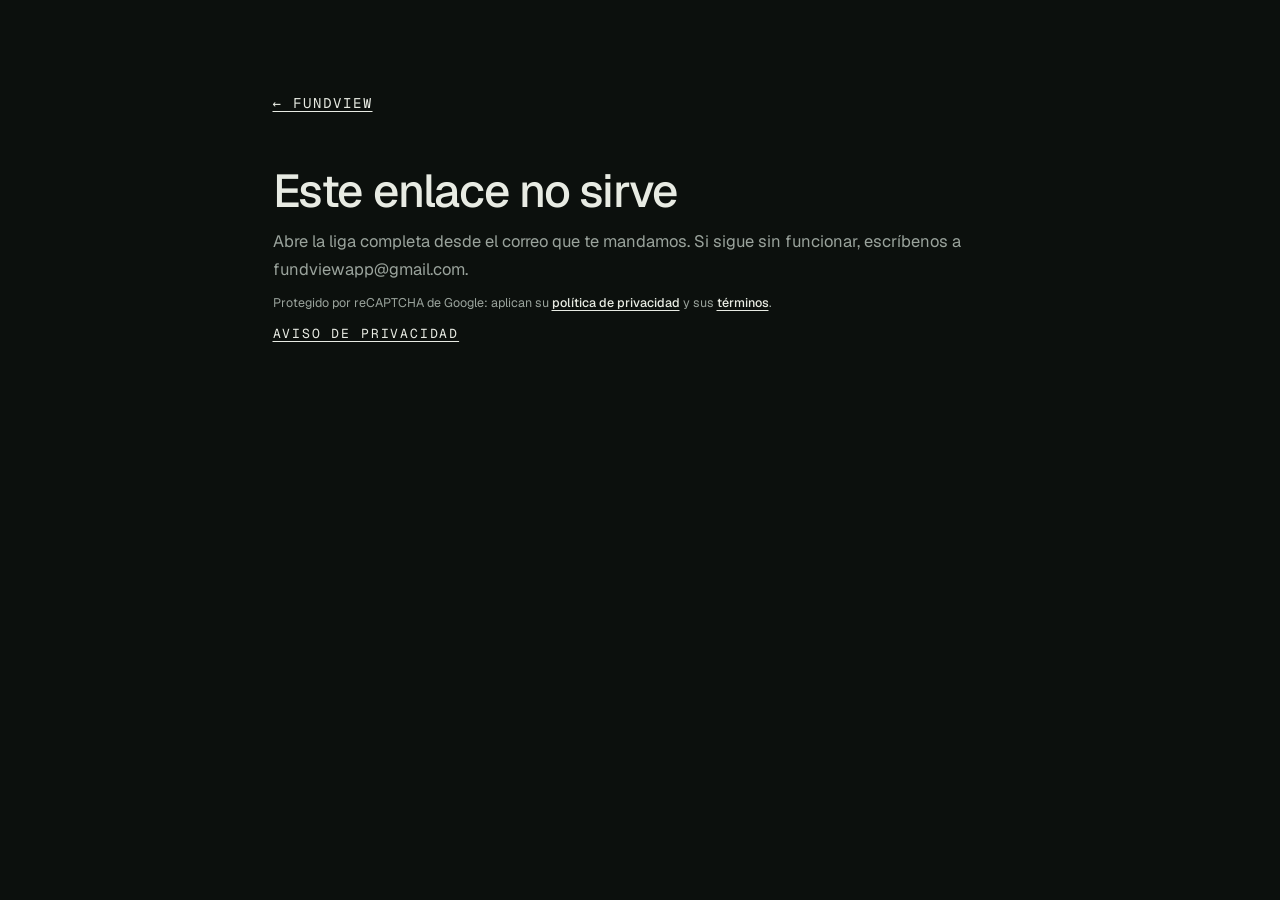
<file: confirmar.html>
<!doctype html>
<html lang="es">
<head>
<meta charset="utf-8">
<meta name="viewport" content="width=device-width, initial-scale=1, viewport-fit=cover">
<title>Lista de espera · Fundview</title>
<meta http-equiv="Content-Security-Policy" content="default-src 'none'; script-src 'self' https://www.google.com/recaptcha/ https://www.gstatic.com/recaptcha/; frame-src https://www.google.com/recaptcha/ https://recaptcha.google.com/recaptcha/; style-src 'self'; font-src 'self'; img-src 'self' data:; connect-src https://firestore.googleapis.com https://content-firebaseappcheck.googleapis.com https://www.google.com/recaptcha/; object-src 'none'; base-uri 'none'; form-action 'none'">
<meta name="referrer" content="no-referrer">
<meta name="robots" content="noindex, nofollow">
<link rel="icon" href="favicon.ico" sizes="32x32">
<link rel="icon" href="favicon.svg" type="image/svg+xml">
<link rel="stylesheet" href="estilos.css">
<link rel="stylesheet" href="legal.css">
<script src="lista-espera.js" defer></script>
<script src="confirmar-lista.js" defer></script>
</head>
<body class="legal-pagina">
<main class="pagina-legal">
  <p class="legal-volver mono"><a href="./">← Fundview</a></p>
  <h1 id="c-titulo">Lista de espera</h1>
  <p id="c-texto">Abriendo tu liga…</p>
  <button class="liquido medio vidrio confirmar-boton" id="c-boton" type="button">Continuar</button>
  <p id="c-estado" role="status"></p>
  <p class="nota-forma nota-recaptcha">Protegido por reCAPTCHA de Google: aplican su <a href="https://policies.google.com/privacy" target="_blank" rel="noopener">política de privacidad</a> y sus <a href="https://policies.google.com/terms" target="_blank" rel="noopener">términos</a>.</p>
  <p class="fecha mono"><a href="legal.html">Aviso de privacidad</a></p>
</main>
</body>
</html>
</file>
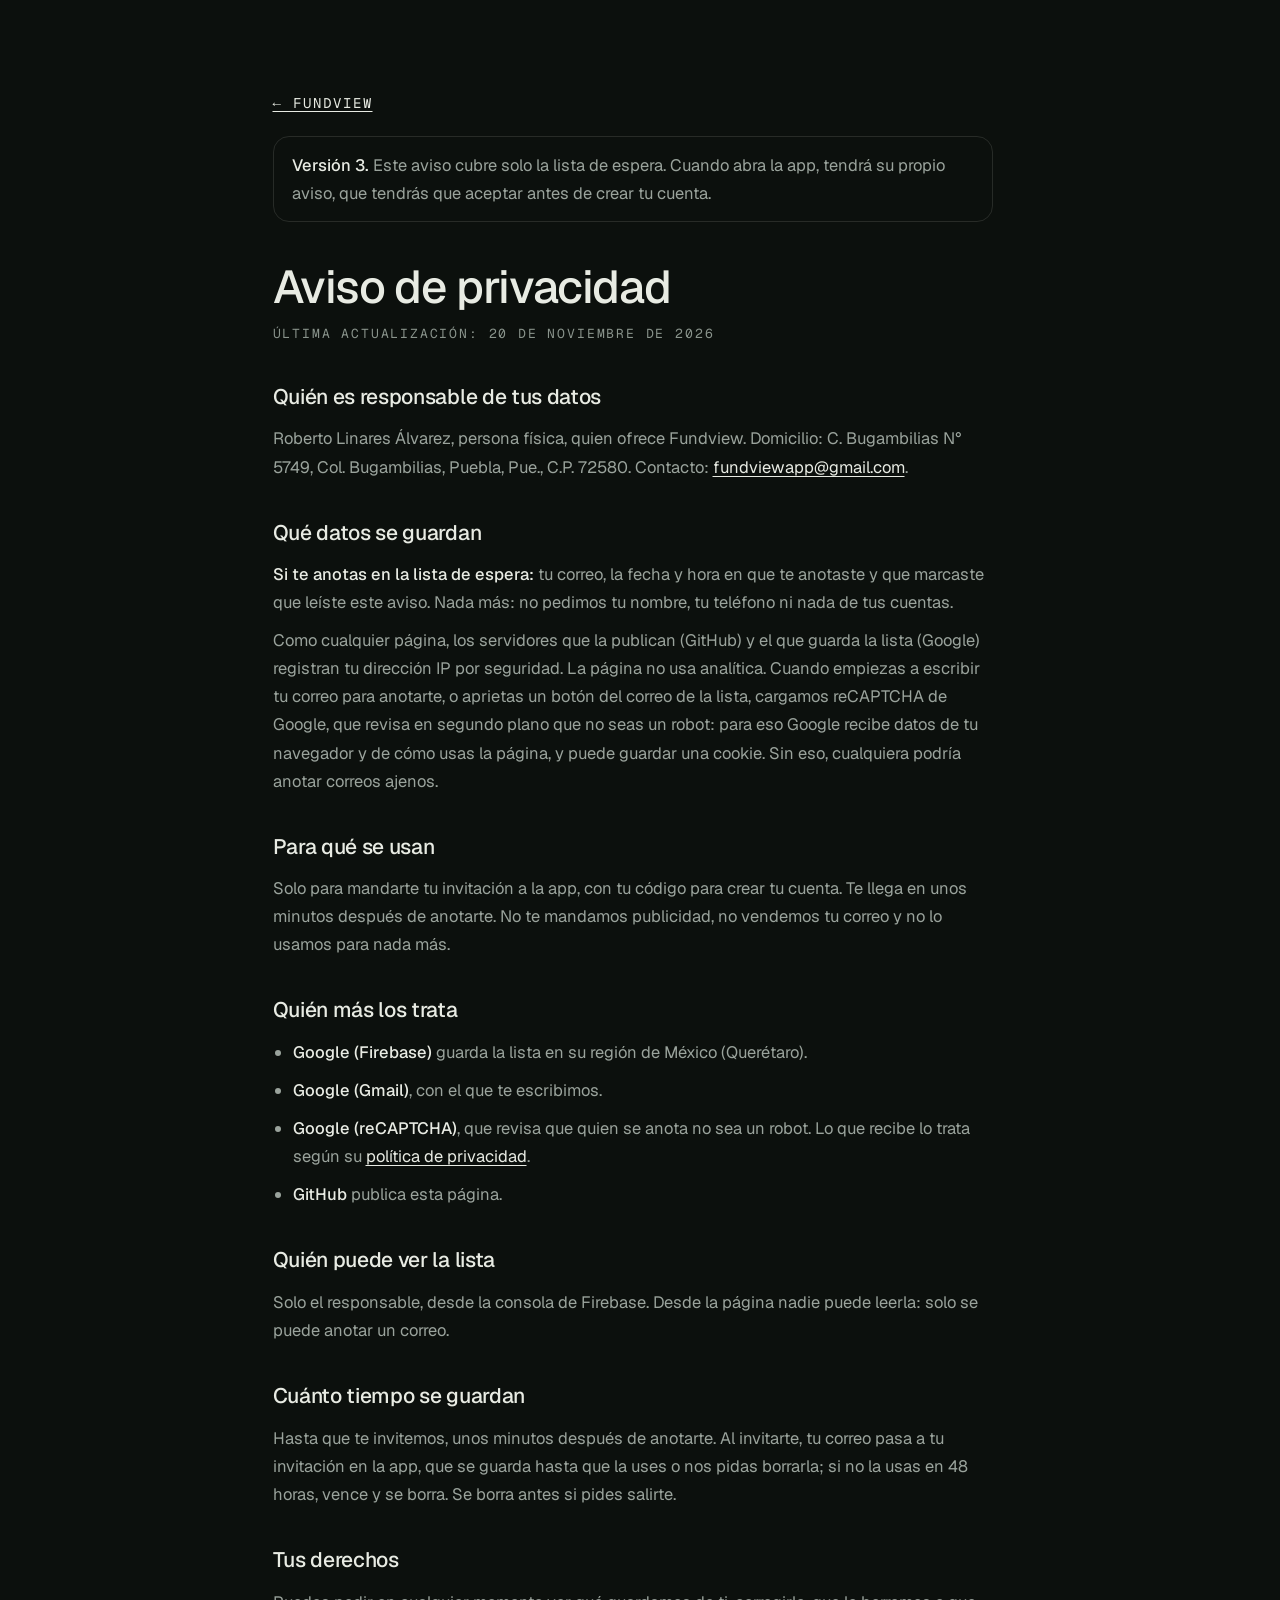
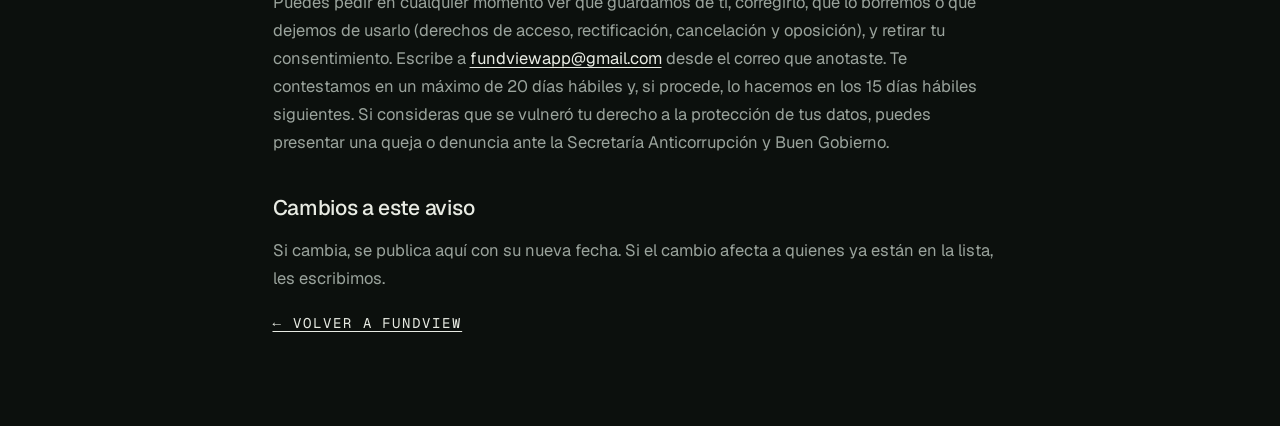
<file: legal.html>
<!doctype html>
<html lang="es">
<head>
<meta charset="utf-8">
<meta name="viewport" content="width=device-width, initial-scale=1, viewport-fit=cover">
<title>Aviso de privacidad · Fundview</title>
<meta name="description" content="Qué datos guarda la lista de espera de Fundview, para qué, quién más los trata y cómo pedir que los borremos.">
<meta name="theme-color" content="#0c100d">
<meta http-equiv="Content-Security-Policy" content="default-src 'none'; script-src 'none'; style-src 'self'; font-src 'self'; img-src 'self' data:; connect-src 'none'; object-src 'none'; base-uri 'none'; form-action 'none'">
<meta name="referrer" content="strict-origin-when-cross-origin">
<meta name="robots" content="noindex, nofollow">
<link rel="icon" href="favicon.ico" sizes="32x32">
<link rel="icon" href="favicon.svg" type="image/svg+xml">
<link rel="apple-touch-icon" href="apple-touch-icon.png">
<link rel="stylesheet" href="estilos.css">
<link rel="stylesheet" href="legal.css">
</head>
<body class="legal-pagina">
<main class="pagina-legal">
  <p class="legal-volver mono"><a href="./">← Fundview</a></p>

  <p class="borrador"><strong>Versión 3.</strong> Este aviso cubre solo la lista de espera. Cuando abra la app, tendrá su propio aviso, que tendrás que aceptar antes de crear tu cuenta.</p>

  <section id="aviso">
    <h1>Aviso de privacidad</h1>
    <p class="fecha mono">Última actualización: 20 de noviembre de 2026</p>

    <h2>Quién es responsable de tus datos</h2>
    <p>Roberto Linares Álvarez, persona física, quien ofrece Fundview. Domicilio: C. Bugambilias N° 5749, Col. Bugambilias, Puebla, Pue., C.P. 72580. Contacto: <a href="mailto:fundviewapp@gmail.com">fundviewapp@gmail.com</a>.</p>

    <h2>Qué datos se guardan</h2>
    <p><strong>Si te anotas en la lista de espera:</strong> tu correo, la fecha y hora en que te anotaste y que marcaste que leíste este aviso. Nada más: no pedimos tu nombre, tu teléfono ni nada de tus cuentas.</p>
    <p>Como cualquier página, los servidores que la publican (GitHub) y el que guarda la lista (Google) registran tu dirección IP por seguridad. La página no usa analítica. Cuando empiezas a escribir tu correo para anotarte, o aprietas un botón del correo de la lista, cargamos reCAPTCHA de Google, que revisa en segundo plano que no seas un robot: para eso Google recibe datos de tu navegador y de cómo usas la página, y puede guardar una cookie. Sin eso, cualquiera podría anotar correos ajenos.</p>

    <h2>Para qué se usan</h2>
    <p>Solo para mandarte tu invitación a la app, con tu código para crear tu cuenta. Te llega en unos minutos después de anotarte. No te mandamos publicidad, no vendemos tu correo y no lo usamos para nada más.</p>

    <h2>Quién más los trata</h2>
    <ul>
      <li><strong>Google (Firebase)</strong> guarda la lista en su región de México (Querétaro).</li>
      <li><strong>Google (Gmail)</strong>, con el que te escribimos.</li>
      <li><strong>Google (reCAPTCHA)</strong>, que revisa que quien se anota no sea un robot. Lo que recibe lo trata según su <a href="https://policies.google.com/privacy">política de privacidad</a>.</li>
      <li><strong>GitHub</strong> publica esta página.</li>
    </ul>

    <h2>Quién puede ver la lista</h2>
    <p>Solo el responsable, desde la consola de Firebase. Desde la página nadie puede leerla: solo se puede anotar un correo.</p>

    <h2>Cuánto tiempo se guardan</h2>
    <p>Hasta que te invitemos, unos minutos después de anotarte. Al invitarte, tu correo pasa a tu invitación en la app, que se guarda hasta que la uses o nos pidas borrarla; si no la usas en 48 horas, vence y se borra. Se borra antes si pides salirte.</p>

    <h2>Tus derechos</h2>
    <p>Puedes pedir en cualquier momento ver qué guardamos de ti, corregirlo, que lo borremos o que dejemos de usarlo (derechos de acceso, rectificación, cancelación y oposición), y retirar tu consentimiento. Escribe a <a href="mailto:fundviewapp@gmail.com">fundviewapp@gmail.com</a> desde el correo que anotaste. Te contestamos en un máximo de 20 días hábiles y, si procede, lo hacemos en los 15 días hábiles siguientes. Si consideras que se vulneró tu derecho a la protección de tus datos, puedes presentar una queja o denuncia ante la Secretaría Anticorrupción y Buen Gobierno.</p>

    <h2>Cambios a este aviso</h2>
    <p>Si cambia, se publica aquí con su nueva fecha. Si el cambio afecta a quienes ya están en la lista, les escribimos.</p>
  </section>

  <p class="legal-volver mono"><a href="./">← Volver a Fundview</a></p>
</main>
</body>
</html>
</file>
<file: estilos.css>
/* Tipografías servidas desde este sitio (antes Google Fonts): latin y latin-ext */
@font-face {
  font-family: 'Geist';
  font-style: normal;
  font-weight: 300;
  font-display: swap;
  src: url(assets/fuentes/geist-latin-ext-gyByhwUxId.woff2) format('woff2');
  unicode-range: U+0100-02BA, U+02BD-02C5, U+02C7-02CC, U+02CE-02D7, U+02DD-02FF, U+0304, U+0308, U+0329, U+1D00-1DBF, U+1E00-1E9F, U+1EF2-1EFF, U+2020, U+20A0-20AB, U+20AD-20C0, U+2113, U+2C60-2C7F, U+A720-A7FF;
}
@font-face {
  font-family: 'Geist';
  font-style: normal;
  font-weight: 300;
  font-display: swap;
  src: url(assets/fuentes/geist-latin-gyByhwUxId.woff2) format('woff2');
  unicode-range: U+0000-00FF, U+0131, U+0152-0153, U+02BB-02BC, U+02C6, U+02DA, U+02DC, U+0304, U+0308, U+0329, U+2000-206F, U+20AC, U+2122, U+2191, U+2193, U+2212, U+2215, U+FEFF, U+FFFD;
}
@font-face {
  font-family: 'Geist';
  font-style: normal;
  font-weight: 400;
  font-display: swap;
  src: url(assets/fuentes/geist-latin-ext-gyByhwUxId.woff2) format('woff2');
  unicode-range: U+0100-02BA, U+02BD-02C5, U+02C7-02CC, U+02CE-02D7, U+02DD-02FF, U+0304, U+0308, U+0329, U+1D00-1DBF, U+1E00-1E9F, U+1EF2-1EFF, U+2020, U+20A0-20AB, U+20AD-20C0, U+2113, U+2C60-2C7F, U+A720-A7FF;
}
@font-face {
  font-family: 'Geist';
  font-style: normal;
  font-weight: 400;
  font-display: swap;
  src: url(assets/fuentes/geist-latin-gyByhwUxId.woff2) format('woff2');
  unicode-range: U+0000-00FF, U+0131, U+0152-0153, U+02BB-02BC, U+02C6, U+02DA, U+02DC, U+0304, U+0308, U+0329, U+2000-206F, U+20AC, U+2122, U+2191, U+2193, U+2212, U+2215, U+FEFF, U+FFFD;
}
@font-face {
  font-family: 'Geist';
  font-style: normal;
  font-weight: 500;
  font-display: swap;
  src: url(assets/fuentes/geist-latin-ext-gyByhwUxId.woff2) format('woff2');
  unicode-range: U+0100-02BA, U+02BD-02C5, U+02C7-02CC, U+02CE-02D7, U+02DD-02FF, U+0304, U+0308, U+0329, U+1D00-1DBF, U+1E00-1E9F, U+1EF2-1EFF, U+2020, U+20A0-20AB, U+20AD-20C0, U+2113, U+2C60-2C7F, U+A720-A7FF;
}
@font-face {
  font-family: 'Geist';
  font-style: normal;
  font-weight: 500;
  font-display: swap;
  src: url(assets/fuentes/geist-latin-gyByhwUxId.woff2) format('woff2');
  unicode-range: U+0000-00FF, U+0131, U+0152-0153, U+02BB-02BC, U+02C6, U+02DA, U+02DC, U+0304, U+0308, U+0329, U+2000-206F, U+20AC, U+2122, U+2191, U+2193, U+2212, U+2215, U+FEFF, U+FFFD;
}
@font-face {
  font-family: 'Geist';
  font-style: normal;
  font-weight: 600;
  font-display: swap;
  src: url(assets/fuentes/geist-latin-ext-gyByhwUxId.woff2) format('woff2');
  unicode-range: U+0100-02BA, U+02BD-02C5, U+02C7-02CC, U+02CE-02D7, U+02DD-02FF, U+0304, U+0308, U+0329, U+1D00-1DBF, U+1E00-1E9F, U+1EF2-1EFF, U+2020, U+20A0-20AB, U+20AD-20C0, U+2113, U+2C60-2C7F, U+A720-A7FF;
}
@font-face {
  font-family: 'Geist';
  font-style: normal;
  font-weight: 600;
  font-display: swap;
  src: url(assets/fuentes/geist-latin-gyByhwUxId.woff2) format('woff2');
  unicode-range: U+0000-00FF, U+0131, U+0152-0153, U+02BB-02BC, U+02C6, U+02DA, U+02DC, U+0304, U+0308, U+0329, U+2000-206F, U+20AC, U+2122, U+2191, U+2193, U+2212, U+2215, U+FEFF, U+FFFD;
}
@font-face {
  font-family: 'Geist Mono';
  font-style: normal;
  font-weight: 400;
  font-display: swap;
  src: url(assets/fuentes/geist-mono-latin-ext-or3nQ6H-1_.woff2) format('woff2');
  unicode-range: U+0100-02BA, U+02BD-02C5, U+02C7-02CC, U+02CE-02D7, U+02DD-02FF, U+0304, U+0308, U+0329, U+1D00-1DBF, U+1E00-1E9F, U+1EF2-1EFF, U+2020, U+20A0-20AB, U+20AD-20C0, U+2113, U+2C60-2C7F, U+A720-A7FF;
}
@font-face {
  font-family: 'Geist Mono';
  font-style: normal;
  font-weight: 400;
  font-display: swap;
  src: url(assets/fuentes/geist-mono-latin-or3nQ6H-1_.woff2) format('woff2');
  unicode-range: U+0000-00FF, U+0131, U+0152-0153, U+02BB-02BC, U+02C6, U+02DA, U+02DC, U+0304, U+0308, U+0329, U+2000-206F, U+20AC, U+2122, U+2191, U+2193, U+2212, U+2215, U+FEFF, U+FFFD;
}
@font-face {
  font-family: 'Geist Mono';
  font-style: normal;
  font-weight: 500;
  font-display: swap;
  src: url(assets/fuentes/geist-mono-latin-ext-or3nQ6H-1_.woff2) format('woff2');
  unicode-range: U+0100-02BA, U+02BD-02C5, U+02C7-02CC, U+02CE-02D7, U+02DD-02FF, U+0304, U+0308, U+0329, U+1D00-1DBF, U+1E00-1E9F, U+1EF2-1EFF, U+2020, U+20A0-20AB, U+20AD-20C0, U+2113, U+2C60-2C7F, U+A720-A7FF;
}
@font-face {
  font-family: 'Geist Mono';
  font-style: normal;
  font-weight: 500;
  font-display: swap;
  src: url(assets/fuentes/geist-mono-latin-or3nQ6H-1_.woff2) format('woff2');
  unicode-range: U+0000-00FF, U+0131, U+0152-0153, U+02BB-02BC, U+02C6, U+02DA, U+02DC, U+0304, U+0308, U+0329, U+2000-206F, U+20AC, U+2122, U+2191, U+2193, U+2212, U+2215, U+FEFF, U+FFFD;
}
@font-face {
  font-family: 'Instrument Serif';
  font-style: italic;
  font-weight: 400;
  font-display: swap;
  src: url(assets/fuentes/instrument-serif-latin-ext-jizHRFtNs2.woff2) format('woff2');
  unicode-range: U+0100-02BA, U+02BD-02C5, U+02C7-02CC, U+02CE-02D7, U+02DD-02FF, U+0304, U+0308, U+0329, U+1D00-1DBF, U+1E00-1E9F, U+1EF2-1EFF, U+2020, U+20A0-20AB, U+20AD-20C0, U+2113, U+2C60-2C7F, U+A720-A7FF;
}
@font-face {
  font-family: 'Instrument Serif';
  font-style: italic;
  font-weight: 400;
  font-display: swap;
  src: url(assets/fuentes/instrument-serif-latin-jizHRFtNs2.woff2) format('woff2');
  unicode-range: U+0000-00FF, U+0131, U+0152-0153, U+02BB-02BC, U+02C6, U+02DA, U+02DC, U+0304, U+0308, U+0329, U+2000-206F, U+20AC, U+2122, U+2191, U+2193, U+2212, U+2215, U+FEFF, U+FFFD;
}
@font-face {
  font-family: 'Instrument Serif';
  font-style: normal;
  font-weight: 400;
  font-display: swap;
  src: url(assets/fuentes/instrument-serif-latin-ext-jizBRFtNs2.woff2) format('woff2');
  unicode-range: U+0100-02BA, U+02BD-02C5, U+02C7-02CC, U+02CE-02D7, U+02DD-02FF, U+0304, U+0308, U+0329, U+1D00-1DBF, U+1E00-1E9F, U+1EF2-1EFF, U+2020, U+20A0-20AB, U+20AD-20C0, U+2113, U+2C60-2C7F, U+A720-A7FF;
}
@font-face {
  font-family: 'Instrument Serif';
  font-style: normal;
  font-weight: 400;
  font-display: swap;
  src: url(assets/fuentes/instrument-serif-latin-jizBRFtNs2.woff2) format('woff2');
  unicode-range: U+0000-00FF, U+0131, U+0152-0153, U+02BB-02BC, U+02C6, U+02DA, U+02DC, U+0304, U+0308, U+0329, U+2000-206F, U+20AC, U+2122, U+2191, U+2193, U+2212, U+2215, U+FEFF, U+FFFD;
}

/* ── tokens ──────────────────────────────────────────────────────────────
   Diseño de un solo mundo (oscuro a propósito): carbón verde cálido, hueso
   en vez de blanco, un acento menta que aparece poco. El ámbar solo es luz. */
:root{
  color-scheme:dark;
  --noche:#0c100d; --hueso:#e8ebe3; --gris:#9aa39c; --gris-2:#8a948c;
  --linea:rgba(232,235,227,.12); --acento:#a7d8b8; --verde:#2f6f4f;
  /* Geist ligera + una palabra por título en cursiva Instrument Serif */
  --display:'Geist', system-ui, -apple-system, 'Segoe UI', sans-serif;
  --texto:'Geist', system-ui, -apple-system, 'Segoe UI', sans-serif;
  --serif:'Instrument Serif', Georgia, 'Times New Roman', serif;
  --mono:'Geist Mono', ui-monospace, 'SFMono-Regular', Menlo, Consolas, monospace;
  --lado:clamp(16px, 5vw, 96px);
  --suave:cubic-bezier(.7,0,.2,1);
  /* el borde del vidrio: luz arriba-izquierda, reflejo fuerte abajo-derecha */
  --borde-vidrio:
    0 0 8px rgba(0,0,0,.03), 0 2px 6px rgba(0,0,0,.08),
    inset 3px 3px .5px -3.5px rgba(255,255,255,.09), inset -3px -3px .5px -3.5px rgba(255,255,255,.85),
    inset 1px 1px 1px -.5px rgba(255,255,255,.6), inset -1px -1px 1px -.5px rgba(255,255,255,.6),
    inset 0 0 6px 6px rgba(255,255,255,.12), inset 0 0 2px 2px rgba(255,255,255,.06), 0 0 12px rgba(0,0,0,.15);
  --borde-vidrio-suave:
    inset 1px 1px 1px -.5px rgba(255,255,255,.45), inset -1px -1px 1px -.5px rgba(255,255,255,.35),
    inset 0 0 4px 3px rgba(255,255,255,.06), 0 6px 18px rgba(0,0,0,.25);
}
/* lenis (su hoja de estilo, en línea) */
html.lenis, html.lenis body{height:auto}
.lenis:not(.lenis-autoToggle).lenis-stopped{overflow:clip}
.lenis [data-lenis-prevent]{overscroll-behavior:contain}
.lenis.lenis-smooth iframe{pointer-events:none}

*{margin:0;padding:0;box-sizing:border-box}
html{background:var(--noche);color:var(--hueso);-webkit-text-size-adjust:100%;scrollbar-gutter:stable}
/* con el visor abierto, la página de atrás no se mueve (el gutter evita el brinco del ancho) */
html.visor-abierto{overflow:hidden}
body{font-family:var(--texto);font-weight:400;background:var(--noche);color:var(--hueso);overflow-x:hidden;
     -webkit-font-smoothing:antialiased;text-rendering:optimizeLegibility}
a{color:inherit;text-decoration:none}
img{display:block;max-width:100%}
em{font-family:var(--serif);font-style:italic;font-weight:400;color:var(--acento);letter-spacing:-.005em}
.hero-titulo,.titulo-grande,.cap h2,.frase,.gal-grande,.numero,.pie-gigante,.marca,.fila h3,.garantia h3,.paso h3,.plan-precio,.menu-panel a{font-family:var(--display)}
h1,h2,h3{text-wrap:balance}
.mono{font-family:var(--mono);font-size:11px;font-weight:400;letter-spacing:.14em;text-transform:uppercase;color:var(--gris)}
::selection{background:var(--acento);color:var(--noche)}
:focus-visible{outline:2px solid var(--acento);outline-offset:3px;border-radius:6px}
[hidden]{display:none!important}

/* ── el vidrio líquido ─────────────────────────────────────────────────
   La capa de atrás (::before) desenfoca y, en Chrome/Edge, además refracta con
   un mapa de desplazamiento que se calcula para el tamaño exacto de cada pieza
   (--refraccion). En Safari y Firefox queda vidrio esmerilado con su borde. */
.vidrio{isolation:isolate}
/* el reflejo del canto va encima de la capa refractada; si fuera sombra del
   propio elemento, la refracción lo jalaría hacia adentro y se perdería */
.vidrio::after{content:"";position:absolute;inset:0;border-radius:inherit;pointer-events:none;box-shadow:var(--borde-vidrio)}
.vidrio::before{content:"";position:absolute;inset:0;border-radius:inherit;z-index:-1;pointer-events:none;
  background:var(--tinte, rgba(232,235,227,.03));
  -webkit-backdrop-filter:blur(var(--desenfoque,8px)) saturate(1.6) brightness(1.06);
  backdrop-filter:blur(var(--desenfoque,8px)) var(--refraccion,) saturate(1.6) brightness(1.06)}
.vidrio-ligero{background:rgba(232,235,227,.05);box-shadow:var(--borde-vidrio-suave);
  -webkit-backdrop-filter:blur(10px) saturate(1.5);backdrop-filter:blur(10px) saturate(1.5)}

/* botón líquido: cápsula de vidrio que crece un poco al pasar el mouse */
.liquido{position:relative;display:inline-flex;align-items:center;justify-content:center;gap:10px;border-radius:999px;
  -webkit-appearance:none;appearance:none;border:0;background:transparent;font-family:inherit;
  height:40px;padding:0 20px;font-size:13px;font-weight:500;color:var(--hueso);white-space:nowrap;cursor:pointer;
  --tinte:rgba(167,216,184,.12);--desenfoque:4px;transition:transform .35s var(--suave)}
.liquido:hover{transform:scale(1.05)}
.liquido:active{transform:scale(.98)}
.liquido svg{width:18px;height:18px;flex:none}

/* ── ambiente: luz que respira + grano ─────────────────────────────────── */
.ambiente{position:fixed;inset:0;z-index:0;pointer-events:none;overflow:hidden}
.blob{position:absolute;border-radius:50%;will-change:transform}
.b1{width:72vmax;height:72vmax;left:-24vmax;top:-30vmax;
    background:radial-gradient(closest-side,rgba(47,111,79,.42),rgba(47,111,79,0));animation:respira 19s ease-in-out infinite}
.b2{width:58vmax;height:58vmax;right:-24vmax;top:28vh;
    background:radial-gradient(closest-side,rgba(215,179,106,.13),rgba(215,179,106,0));animation:respira 23s ease-in-out -7s infinite reverse}
.b3{width:52vmax;height:52vmax;left:18vw;bottom:-34vmax;
    background:radial-gradient(closest-side,rgba(62,140,104,.26),rgba(62,140,104,0));animation:respira 27s ease-in-out -13s infinite}
@keyframes respira{
  0%,100%{transform:translate3d(0,0,0) scale(1)}
  33%{transform:translate3d(4vw,-3vh,0) scale(1.08)}
  66%{transform:translate3d(-3vw,4vh,0) scale(.94)}}
.grano{position:absolute;inset:0;opacity:.09;mix-blend-mode:overlay;
  background-image:url("data:image/svg+xml;utf8,<svg xmlns='http://www.w3.org/2000/svg' width='180' height='180'><filter id='n'><feTurbulence type='fractalNoise' baseFrequency='.85' numOctaves='2' stitchTiles='stitch'/><feColorMatrix values='0 0 0 0 1  0 0 0 0 1  0 0 0 0 1  0 0 0 .55 0'/></filter><rect width='100%' height='100%' filter='url(%23n)'/></svg>")}
main{position:relative;z-index:2}


/* ── "siguiente": siempre a la mano, para quien no sabe cómo avanzar ───── */
.siguiente{position:fixed;left:50%;bottom:calc(18px + env(safe-area-inset-bottom, 0px));transform:translateX(-50%);z-index:45;
  height:46px;padding:0 22px;font-size:14px;--tinte:rgba(12,16,13,.5);transition:transform .45s var(--suave),opacity .35s}
.siguiente:hover{transform:translateX(-50%) scale(1.04)}
.siguiente.oculto{opacity:0;pointer-events:none;transform:translate(-50%,16px)}
.siguiente svg{width:16px;height:16px;animation:rebota 1.8s ease-in-out infinite}
@keyframes rebota{0%,100%{transform:translateY(0)}50%{transform:translateY(3px)}}
.visor-abierto .siguiente{display:none}
/* Con palabra solo en la primera pantalla; después, un círculo con flecha en la
   esquina, para no tapar lo que se está leyendo. */
.siguiente.compacto{left:auto;right:12px;bottom:calc(12px + env(safe-area-inset-bottom, 0px));width:42px;height:42px;padding:0;transform:none}
.siguiente.compacto .sig-txt{display:none}
.siguiente.compacto:hover{transform:scale(1.06)}
.siguiente.compacto.oculto{transform:translateY(16px)}
@media (min-width:861px){
  .siguiente{left:auto;right:28px;transform:none}
  .siguiente.compacto{right:28px}
  .siguiente:hover{transform:scale(1.04)}
  .siguiente.oculto{transform:translateY(16px)} }
.gal-flecha:disabled{opacity:.35;cursor:default;transform:none}
@media (prefers-reduced-motion:reduce){ .siguiente svg{animation:none} }

/* ── navegación: una cápsula de vidrio flotante ────────────────────────── */
.nav{position:fixed;top:calc(14px + env(safe-area-inset-top, 0px));left:50%;transform:translateX(-50%);z-index:50;
     display:flex;align-items:center;gap:26px;padding:7px 7px 7px 22px;border-radius:999px;--desenfoque:12px;--tinte:rgba(12,16,13,.66);
     transition:transform .7s var(--suave);width:max-content;max-width:calc(100% - 32px)}
.nav.oculta{transform:translate(-50%,-180%)}
.marca{display:inline-flex;align-items:center;min-height:44px;flex-shrink:0}
.marca img{display:block;height:24px;width:auto}
@media (max-width:350px){ .nav{padding-left:16px} .nav.nav{gap:6px} .marca img{height:20px} }
.nav-links{display:flex;gap:24px}
.nav-links a{font-family:var(--mono);font-size:11px;letter-spacing:.14em;text-transform:uppercase;color:var(--gris);transition:color .3s;white-space:nowrap}
.nav-links a:hover{color:var(--hueso)}
.menu-btn{display:none}
@media (max-width:820px){
  .nav-links{display:none} .nav{gap:10px}
  .menu-btn{display:inline-flex;flex-direction:column;justify-content:center;align-items:center;gap:5px;width:40px;height:40px;
    -webkit-appearance:none;appearance:none;border:0;background:transparent;cursor:pointer;border-radius:999px}
  .menu-btn span{display:block;width:18px;height:1.5px;background:var(--hueso);border-radius:2px;transition:transform .35s var(--suave)}
  .menu-btn[aria-expanded="true"] span:first-child{transform:translateY(3.25px) rotate(45deg)}
  .menu-btn[aria-expanded="true"] span:last-child{transform:translateY(-3.25px) rotate(-45deg)} }
.menu-panel{position:fixed;left:16px;right:16px;top:calc(76px + env(safe-area-inset-top, 0px));z-index:49;border-radius:26px;padding:10px 8px;
  display:flex;flex-direction:column;--desenfoque:18px;--tinte:rgba(12,16,13,.96)}
.menu-panel a{display:flex;align-items:center;justify-content:space-between;min-height:52px;padding:0 16px;border-radius:16px;font-size:21px;
  letter-spacing:-.02em;color:var(--hueso)}
.menu-panel a::after{content:"→";color:var(--gris);font-size:16px}
.menu-panel a:active{background:rgba(232,235,227,.06)}
.progreso{position:fixed;top:0;left:0;right:0;height:1px;z-index:60;pointer-events:none}
.progreso i{display:block;height:100%;background:var(--acento);transform-origin:0 50%;transform:scaleX(0)}

/* ── 1 · hero: las cuentas orbitan y se funden en un número ────────────── */
.hero{position:relative;height:100vh;height:100svh;min-height:520px;overflow:hidden;display:grid;place-items:center}
.orbita{position:absolute;inset:0}
.anillos{position:absolute;inset:0;width:100%;height:100%;overflow:visible}
.anillos ellipse{fill:none;stroke:rgba(232,235,227,.2);stroke-width:1;vector-effect:non-scaling-stroke}
.anillos .rayo{stroke:url(#gradRayo);stroke-width:1}
.anillos .chispa{fill:var(--hueso)}
.chip{position:absolute;left:0;top:0;display:inline-flex;align-items:center;gap:8px;padding:7px 13px 7px 10px;border-radius:999px;
      font-family:var(--mono);font-size:12px;letter-spacing:.04em;color:var(--hueso);white-space:nowrap;will-change:transform,opacity}
.chip i{width:6px;height:6px;border-radius:50%;background:var(--acento);box-shadow:0 0 10px rgba(167,216,184,.8)}
@media (max-width:760px){ .chip{-webkit-backdrop-filter:none;backdrop-filter:none;background:rgba(20,27,22,.92);font-size:11px} }
.hero-centro{position:relative;z-index:3;text-align:center;padding:0 16px;pointer-events:none}
.hero-titulo{font-weight:300;font-size:clamp(40px,min(8vw,10.5vh),118px);line-height:.98;letter-spacing:-.05em}
.hero-titulo .linea{display:block;overflow:hidden;padding:0 .04em .1em}
.hero-titulo .linea>span{display:inline-block}
.hero-titulo em{font-size:1.1em}
.hero-sub{margin:26px auto 0;max-width:440px;font-size:clamp(15px,1.2vw,18px);line-height:1.55;color:var(--gris)}
.hero-sub>span{display:inline-block}
.hero-eyebrow>span{display:inline-block}
.hero-eyebrow{display:inline-block;margin-bottom:22px;padding:7px 14px;border-radius:999px;font-size:13px;color:var(--hueso);
  background:rgba(232,235,227,.06);box-shadow:var(--borde-vidrio-suave)}
.hero-sub{max-width:520px}
.hero-ctas{display:flex;justify-content:center;align-items:center;gap:14px;flex-wrap:wrap;margin-top:30px;pointer-events:auto}
.boton-texto{display:inline-flex;align-items:center;gap:8px;height:48px;padding:0 10px;font-size:15px;color:var(--hueso);
  text-decoration:underline;text-decoration-color:rgba(232,235,227,.35);text-underline-offset:5px;transition:text-decoration-color .3s}
.boton-texto:hover{text-decoration-color:var(--acento)}
.hero-precio{margin-top:16px;font-size:13.5px;color:var(--gris)}
.liquido.medio{height:48px;padding:0 24px;font-size:15px;--tinte:rgba(167,216,184,.2)}
/* Pantallas bajitas (iPhone SE y Android chicos con las barras del navegador, o el teléfono acostado):
   el arranque queda fijo mientras se anima, así que su contenido tiene que caber entre el menú y "Siguiente".
   La misma condición está en app.js (BAJITA) para que "Siguiente" arranque como circulito. */
@media (max-width:500px) and (max-height:640px), (max-height:430px){
  .hero{min-height:0;padding:68px 0 58px}
  .hero-eyebrow{display:none}
  .hero-titulo{font-size:clamp(32px,min(10vw,7.4vh),46px)}
  .hero-sub{margin-top:14px;font-size:14px;line-height:1.45}
  .hero-ctas{margin-top:16px;gap:4px 14px}
  .hero-precio{margin-top:8px;font-size:12.5px} }
/* lo más bajito (SE de 2016 con barras, teléfono acostado): un escalón más chico */
@media (max-height:480px){
  .hero{padding:60px 0 8px}
  .hero-titulo{font-size:clamp(28px,7.4vh,34px)}
  .hero-sub{margin-top:8px;font-size:13px;line-height:1.4}
  .hero-ctas{margin-top:10px}
  .liquido.medio,.boton-texto{height:44px}
  .hero-precio{margin-top:4px} }
/* y si además es angosto, "Cómo funciona" bajaba a otro renglón: el menú y "Siguiente" llevan al mismo lugar */
@media (max-height:480px) and (max-width:500px){ .hero{padding-bottom:58px} .hero-ctas .boton-texto{display:none} }
.hero-capa{position:absolute;inset:0;z-index:6;pointer-events:none}
.vertical{position:absolute;left:var(--lado);bottom:48px;writing-mode:vertical-rl;transform:rotate(180deg)}
.destello{position:absolute;left:50%;top:50%;width:80vmin;height:80vmin;margin:-40vmin 0 0 -40vmin;border-radius:50%;
  background:radial-gradient(closest-side,rgba(167,216,184,.32),rgba(47,111,79,.12) 45%,rgba(47,111,79,0));
  opacity:0;z-index:4;pointer-events:none}
.numero-wrap{position:absolute;inset:0;display:none;flex-direction:column;align-items:center;justify-content:center;z-index:5;pointer-events:none}
.con-mov .numero-wrap{display:flex;opacity:0}
.numero-in{display:flex;flex-direction:column;align-items:center}
.numero{font-weight:300;font-size:clamp(54px,10.4vw,168px);letter-spacing:-.055em;font-variant-numeric:tabular-nums;line-height:1;white-space:nowrap}
.numero .signo{color:var(--gris);font-size:.5em;vertical-align:.62em;margin-right:.08em;letter-spacing:0}
.numero .cent{color:var(--gris)}
/* "cartera de ejemplo" va ENCIMA del número y sale junto con él: que nadie lo lea como dinero de alguien */
.numero-ejemplo{display:inline-flex;align-items:center;margin-bottom:22px;padding:7px 14px;border-radius:999px;font-size:13.5px;letter-spacing:.01em;
  color:var(--hueso);background:rgba(215,179,106,.14);box-shadow:inset 0 0 0 1px rgba(215,179,106,.4)}
.numero-et{margin-top:22px;font-size:clamp(15px,1.3vw,18px);color:var(--gris);text-align:center;padding:0 16px}
.numero-ganado{margin-top:14px;font-size:clamp(16px,1.5vw,21px);color:var(--acento);font-variant-numeric:tabular-nums;opacity:0}
.numero-ganado span{color:var(--gris)}
@media (max-width:760px){ .vertical{display:none} }

/* ── 2 · por dentro ───────────────────────────────────────────────────────
   Dos formas. En computadora con movimiento (.fijo): un teléfono fijo y los
   capítulos pasan con el scroll, con pestañas para saltar a cualquiera. En el
   celular (y sin movimiento) la página baja normal: cada capítulo con su
   pantalla. Así nadie se queda "atorado" deslizando sin que la página baje. */
.dentro{position:relative;padding:clamp(96px,12vw,150px) var(--lado) 40px}
.dentro-kicker{display:flex;justify-content:space-between;align-items:center;gap:20px;margin-bottom:22px}
/* la instrucción que más sirve va en letra que sí se lee, no en la etiqueta chiquita */
.nota-caps{display:block;margin-bottom:56px;font-size:15px;line-height:1.5;color:var(--gris)}
.capitulos{display:grid;gap:clamp(80px,11vw,130px)}
.cap{display:flex;flex-direction:column;gap:30px}
.cap .num{display:block;margin-bottom:16px}
.cap h2{font-weight:300;font-size:clamp(31px,4.3vw,68px);line-height:1.02;letter-spacing:-.045em}
.cap p{margin-top:16px;font-size:clamp(15px,1.15vw,18px);line-height:1.6;color:var(--gris);max-width:430px}
/* el teléfono chico de cada capítulo (celular y sin movimiento): tocarlo lo abre en grande */
/* el ancho sale de la proporción de la captura (1170×2532) más el marco: así no se recorta de lado ("ni cartera") */
.mini-tel{--alto:min(64vh,560px);display:block;align-self:center;height:var(--alto);width:calc((var(--alto) - 18px) * .4621 + 18px);max-width:calc(100vw - 32px);
  -webkit-appearance:none;appearance:none;border:0;border-radius:40px;padding:9px;cursor:zoom-in;
  background:linear-gradient(145deg,rgba(232,235,227,.2),rgba(232,235,227,.05) 38%,rgba(167,216,184,.07) 70%,rgba(232,235,227,.16));
  box-shadow:var(--borde-vidrio),0 40px 90px -30px rgba(0,0,0,.85),0 0 90px -20px rgba(47,111,79,.5)}
@supports (height:1svh){ .mini-tel{--alto:min(64svh,560px)} }
.mini-tel img{width:100%;height:100%;object-fit:cover;object-position:top;border-radius:32px;background:#ecf2ea}
.mini-tel:focus-visible{outline:2px solid var(--acento);outline-offset:6px}
@media (min-width:861px){
  .cap{flex-direction:row;align-items:center;justify-content:space-between;gap:6vw}
  .cap:nth-child(even){flex-direction:row-reverse}
  .cap-txt{max-width:520px} }
.escena,.cap-tabs,.barra-caps{display:none}
/* pestañas de capítulo (solo en la forma fija) */
.cap-tabs{gap:4px;flex-wrap:wrap;justify-content:flex-end}
.cap-tab{-webkit-appearance:none;appearance:none;border:0;background:transparent;font-family:var(--mono);font-size:10.5px;letter-spacing:.12em;
  text-transform:uppercase;color:var(--gris);padding:9px 13px;border-radius:999px;cursor:pointer;transition:color .3s,background .3s,box-shadow .3s}
.cap-tab:hover{color:var(--hueso)}
.cap-tab[aria-current="true"]{color:var(--hueso);background:rgba(232,235,227,.06);box-shadow:var(--borde-vidrio-suave)}
/* la forma fija (computadora con movimiento) */
.fijo .dentro{height:100vh;height:100svh;min-height:520px;padding:0;overflow:hidden}
.fijo .dentro-kicker{position:absolute;top:92px;left:var(--lado);right:var(--lado);margin:0;z-index:3}
.fijo .nota-caps,.fijo .mini-tel{display:none}
.fijo .cap-tabs{display:flex;position:absolute;left:calc(var(--lado) - 13px);bottom:58px;z-index:3;justify-content:flex-start;gap:0;
  max-width:calc(50vw - var(--lado))}
.fijo .dentro-grid{display:grid;grid-template-columns:1fr 1fr;gap:5vw;align-items:center;height:100%;padding:0 var(--lado)}
.fijo .capitulos{gap:0;align-items:center}
.fijo .cap{grid-area:1/1;display:block}
.fijo .escena{display:grid;position:relative;place-items:center;perspective:1400px;height:100%}
/* El marco del teléfono es una losa de vidrio. Alto Y ancho explícitos: con
   aspect-ratio + max-width:100% Safari lo aplastaba a una rayita. Sin
   will-change ni giro 3D en reposo, que dejaban la pantalla borrosa. */
.telefono{--alto:min(68vh,690px);position:relative;height:var(--alto);width:calc(var(--alto) * 390 / 870);max-width:calc(100vw - 32px);
  border-radius:50px;padding:11px;cursor:zoom-in;
  background:linear-gradient(145deg,rgba(232,235,227,.2),rgba(232,235,227,.05) 38%,rgba(167,216,184,.07) 70%,rgba(232,235,227,.16));
  box-shadow:var(--borde-vidrio),0 50px 120px -30px rgba(0,0,0,.85),0 0 110px -20px rgba(47,111,79,.55)}
@supports (height:1svh){ .telefono{--alto:min(68svh,690px)} }
.pantalla{position:relative;width:100%;height:100%;border-radius:40px;overflow:hidden;background:#ecf2ea;display:flex;flex-direction:column;
  box-shadow:0 0 0 1px rgba(0,0,0,.35)}
/* Barra de estado de iPhone con sus proporciones reales, medidas contra el alto
   de la pantalla (--pant): hora 2%, barra 5.2%, isla 32% del ancho. Tres
   columnas —hora | isla | íconos— para que nada se esconda detrás de la isla. */
.telefono{--pant:calc(var(--alto) - 22px)}
.barra-estado{flex:0 0 auto;height:calc(var(--pant) * .052);display:grid;grid-template-columns:1fr 32% 1fr;align-items:center;
  font-size:calc(var(--pant) * .02);font-weight:600;letter-spacing:-.01em;color:#1a2e22;position:relative;font-variant-numeric:tabular-nums}
.barra-estado .hora{justify-self:center;padding-top:.15em}
.barra-estado .isla{grid-column:2;justify-self:stretch;height:calc(var(--pant) * .042);border-radius:999px;background:#0b0e0c}
.barra-estado .ico{justify-self:center;display:flex;gap:.3em;align-items:center}
.barra-estado svg{display:block;fill:#1a2e22}
.barra-estado .senal{width:1em;height:.66em}
.barra-estado .wifi{width:.92em;height:.66em}
.barra-estado .bateria{width:1.55em;height:.72em}
.telefono:focus-visible{outline:2px solid var(--acento);outline-offset:6px}
.pantallas{position:relative;flex:1}
.scr{position:absolute;inset:0;width:100%;height:100%;object-fit:cover;object-position:top}
.scr+.scr{display:none}
.fijo .scr+.scr{display:block;opacity:0}
.reflejo{position:absolute;inset:11px;border-radius:40px;pointer-events:none;
  background:linear-gradient(118deg,rgba(255,255,255,.2) 0%,rgba(255,255,255,0) 30%,rgba(255,255,255,0) 72%,rgba(255,255,255,.06) 100%)}
.nota-ejemplo{position:absolute;bottom:40px;left:0;right:0;margin:0;text-align:center;color:var(--gris-2)}
.fijo .barra-caps{display:block;position:absolute;left:var(--lado);width:min(38vw,420px);bottom:44px;height:1px;background:var(--linea);z-index:3}
.barra-caps i{display:block;height:100%;background:var(--acento);transform-origin:0 50%;transform:scaleX(0)}

/* ── 3 · todo lo que hace ─────────────────────────────────────────────────
   En la forma fija las tarjetas forman un arco que gira con el scroll. En el
   celular son un carrusel normal: se pasan de lado con el dedo o con flechas. */
.galeria{position:relative;padding:clamp(96px,12vw,150px) 0;text-align:center}
.fijo .galeria{height:100vh;height:100svh;min-height:560px;padding:0;overflow:hidden}
.gal-intro{display:none}
.fijo .gal-intro{display:flex;flex-direction:column;align-items:center;gap:18px;position:absolute;left:0;right:0;top:50%;transform:translateY(-50%);
  z-index:1;pointer-events:none;opacity:0}
.gal-grande{font-weight:300;font-size:clamp(26px,2.5vw,38px);line-height:1.05;letter-spacing:-.045em}
.gal-arco-txt{max-width:640px;margin:0 auto;padding:0 16px}
.fijo .gal-arco-txt{position:absolute;left:16px;right:16px;top:max(104px,12%);z-index:3;pointer-events:none;opacity:0;padding:0}
/* las flechas van ARRIBA de las tarjetas: abajo quedaban tapadas por el botón "siguiente" */
.gal-nav{display:flex;justify-content:center;align-items:center;gap:16px;margin-top:26px}
.gal-flecha{width:48px;height:48px;padding:0;font-size:20px;line-height:1}
.gal-nav .mono{min-width:74px;font-variant-numeric:tabular-nums}
.fijo .gal-nav{display:none}
.gal-arco-txt .titulo-grande{max-width:none;margin:0 auto}
.gal-arco-txt p{margin:22px auto 0;max-width:470px;color:var(--gris);font-size:clamp(15px,1.15vw,17px);line-height:1.6}
.solo-tactil{display:none}
@media (hover:none){ .solo-fino{display:none} .solo-tactil{display:inline} }
/* el carrusel: la primera y la última pueden quedar al centro gracias al relleno */
.gal-cartas{--mitad:85px;display:flex;gap:16px;overflow-x:auto;scroll-snap-type:x mandatory;-webkit-overflow-scrolling:touch;scrollbar-width:none;
  overscroll-behavior-x:contain;margin-top:10px;padding:12px calc(50% - var(--mitad)) 26px}
.gal-cartas::-webkit-scrollbar{display:none}
.gal-cartas .carta{flex:0 0 auto;scroll-snap-align:center}
/* La tarjeta mide lo que mide en el arco (su tamaño más grande): en el círculo
   y en la fila solo se encoge. Crecer por escala la dejaba borrosa. */
.carta{--cw:170px;--ch:242px;width:var(--cw);height:var(--ch);perspective:1000px;cursor:pointer}
@media (max-width:600px){
  .gal-cartas{--mitad:75px}
  .gal-cartas .carta{--cw:150px;--ch:213px}
  .galeria{padding-top:72px}
  .mini-tel{--alto:min(56vh,520px)}
  @supports (height:1svh){ .mini-tel{--alto:min(56svh,520px)} } }
.fijo .carta{--cw:150px;--ch:213px}
.fijo .gal-cartas{position:absolute;inset:0;margin:0;padding:0;display:block;overflow:visible}
.fijo .carta{position:absolute;left:50%;top:50%;margin:calc(var(--ch) / -2) 0 0 calc(var(--cw) / -2);opacity:0}
.carta-in{position:relative;width:100%;height:100%;transform-style:preserve-3d;transition:transform .7s cubic-bezier(.3,1.35,.4,1)}
@media (hover:hover){ .carta:hover .carta-in{transform:rotateY(180deg)} }
.carta.volteada .carta-in{transform:rotateY(180deg)}
.carta:focus-visible{outline:2px solid var(--acento);outline-offset:4px;border-radius:14px}
.cara{position:absolute;inset:0;border-radius:14px;overflow:hidden;-webkit-backface-visibility:hidden;backface-visibility:hidden;
  box-shadow:0 14px 34px -10px rgba(0,0,0,.7),0 0 0 1px rgba(232,235,227,.14)}
.cara img{width:100%;height:100%;object-fit:cover;object-position:top}
.cara.frente::after{content:"";position:absolute;inset:0;background:linear-gradient(160deg,rgba(255,255,255,.14),rgba(255,255,255,0) 40%),rgba(12,16,13,.06);transition:background .4s}
.carta:hover .cara.frente::after{background:rgba(12,16,13,0)}
/* en el carrusel cada pantalla dice qué es, sin tener que voltearla */
.cara .etiqueta{position:absolute;left:0;right:0;bottom:0;z-index:1;padding:30px 11px 10px;text-align:left;font-size:12.5px;font-weight:500;
  line-height:1.25;color:var(--hueso);background:linear-gradient(to top,rgba(12,16,13,.94),rgba(12,16,13,.6) 55%,rgba(12,16,13,0))}
.fijo .cara .etiqueta{display:none}
.cara.frente{transform:rotateY(0deg);transition:visibility 0s .16s}
.carta.volteada .cara.frente{visibility:hidden}
@media (hover:hover){ .carta:hover .cara.frente{visibility:hidden} }
/* Safari a veces aplana el 3D y pinta el reverso encima (en espejo) aunque la
   tarjeta no esté volteada: por eso el reverso solo existe a media vuelta. */
.cara.reverso{transform:rotateY(180deg);display:flex;flex-direction:column;justify-content:flex-end;gap:6px;padding:14px;text-align:left;
  background:linear-gradient(160deg,#3d5f4c,#22402f 45%,#0f1611);box-shadow:var(--borde-vidrio-suave);
  visibility:hidden;transition:visibility 0s .16s}
.carta.volteada .cara.reverso{visibility:visible}
@media (hover:hover){ .carta:hover .cara.reverso{visibility:visible} }
.cara.reverso .mono{font-size:10px;letter-spacing:.12em;color:var(--acento)}
.cara.reverso b{font-weight:500;font-size:15px;line-height:1.2;letter-spacing:-.01em;color:var(--hueso)}
.cara.reverso small{margin-top:6px;font-size:11px;line-height:1.35;color:var(--gris)}
@media (max-width:767px){ .cara.reverso{padding:11px} .cara.reverso b{font-size:13px} .cara.reverso small{font-size:10px} }

/* ── el visor: una pantalla en grande, encima de todo ──────────────────── */
/* El visor: capa de fondo difuminada aparte, contenido que hace scroll aparte, y
   la barra de arriba (nombre + cerrar) y la de abajo (flechas) fijas y opacas, sin
   tapar la captura. Con backdrop-filter en el contenedor que hace scroll, lo "fijo"
   se iba con el scroll: el filtro vuelve a ese contenedor la referencia de lo fijo. */
.visor{position:fixed;inset:0;z-index:90}
.visor-fondo{position:absolute;inset:0;background:rgba(8,11,9,.86);-webkit-backdrop-filter:blur(18px);backdrop-filter:blur(18px)}
.visor-scroll{position:absolute;inset:0;overflow-y:auto;-webkit-overflow-scrolling:touch;overscroll-behavior:contain;cursor:zoom-out;
  display:flex;justify-content:center;align-items:flex-start;padding:calc(84px + env(safe-area-inset-top, 0px)) 16px calc(40px + env(safe-area-inset-bottom, 0px))}
.visor.con-lista .visor-scroll{padding-bottom:calc(104px + env(safe-area-inset-bottom, 0px))}
.visor-fig{width:min(440px,100%);margin:0;cursor:default}
.visor-fig img{width:100%;height:auto;border-radius:26px;box-shadow:0 0 0 1px rgba(232,235,227,.16),0 40px 100px -20px rgba(0,0,0,.8)}
.visor-arriba{position:absolute;top:0;left:0;right:0;z-index:2;display:flex;align-items:center;justify-content:space-between;gap:12px;
  padding:calc(14px + env(safe-area-inset-top, 0px)) 16px 12px 20px;background:linear-gradient(to bottom,rgba(8,11,9,.96) 70%,rgba(8,11,9,0))}
.visor-titulo{font-size:17px;font-weight:500;letter-spacing:-.01em;color:var(--hueso);min-width:0;overflow:hidden;text-overflow:ellipsis;white-space:nowrap}
.visor-cerrar{flex:none;--tinte:rgba(12,16,13,.55)}
/* anterior / siguiente: en una barra opaca abajo, fuera de la captura */
.visor-nav{position:absolute;left:0;right:0;bottom:0;z-index:2;display:flex;justify-content:center;align-items:center;gap:16px;
  padding:14px 16px calc(16px + env(safe-area-inset-bottom, 0px));background:linear-gradient(to top,rgba(8,11,9,.97) 72%,rgba(8,11,9,0))}
.visor-nav .gal-flecha{--tinte:rgba(232,235,227,.08)}
.visor-nav .mono{min-width:74px;text-align:center;color:var(--hueso);font-size:12px;font-variant-numeric:tabular-nums}

/* ── secciones de texto ────────────────────────────────────────────────── */
.seccion{position:relative;padding:clamp(88px,9vw,150px) var(--lado)}
.kicker{display:block;margin-bottom:30px}
.titulo-grande{font-weight:300;font-size:clamp(36px,5.4vw,86px);line-height:1.02;letter-spacing:-.05em;max-width:16ch}

/* cómo funciona: tres pasos de verdad (aquí el número sí es una secuencia) */
.pasos{list-style:none;display:grid;grid-template-columns:repeat(3,1fr);gap:0;margin-top:clamp(48px,6vw,80px);border-top:1px solid var(--linea)}
.paso{padding:30px 30px 0 0}
.paso+.paso{padding-left:30px;border-left:1px solid var(--linea)}
.paso .n{display:inline-grid;place-items:center;width:34px;height:34px;border-radius:50%;font-family:var(--mono);font-size:13px;color:var(--noche);background:var(--acento)}
.paso h3{margin-top:18px;font-weight:500;font-size:clamp(21px,1.9vw,27px);letter-spacing:-.025em;line-height:1.15}
.paso p{margin-top:10px;color:var(--gris);font-size:15.5px;line-height:1.6;max-width:360px}
@media (max-width:760px){
  .pasos{grid-template-columns:1fr}
  .paso,.paso+.paso{padding:26px 0;border-left:0}
  .paso+.paso{border-top:1px solid var(--linea)} }

/* precio: un solo plan, mensual o anual */
.precio-grid{display:grid;grid-template-columns:1fr minmax(0,470px);gap:clamp(40px,6vw,110px);align-items:start}
.lead{margin-top:28px;color:var(--gris);font-size:clamp(16px,1.3vw,19px);max-width:560px;line-height:1.6}
.plan-valor{margin:18px 0 4px;color:var(--hueso);font-size:15px;line-height:1.55}
.firma{margin-top:26px;font-size:17px;color:var(--hueso)}
.firma .mono{margin-left:6px}
.firma a{color:var(--acento);border-bottom:1px solid currentColor}
.precio-txt p{margin-top:24px;color:var(--gris);font-size:clamp(16px,1.3vw,19px);max-width:420px;line-height:1.6}
.plan{position:relative;border-radius:32px;padding:clamp(24px,3vw,36px);--desenfoque:16px;--tinte:rgba(20,28,22,.3)}
.plan-toggle{display:flex;gap:4px;padding:4px;border-radius:999px;background:rgba(232,235,227,.05);box-shadow:inset 0 0 0 1px var(--linea);width:max-content;max-width:100%}
.plan-toggle button{-webkit-appearance:none;appearance:none;border:0;background:transparent;font:inherit;font-size:14.5px;color:var(--gris);
  height:42px;padding:0 18px;border-radius:999px;cursor:pointer;display:inline-flex;align-items:center;gap:8px;transition:color .3s,background .3s,box-shadow .3s}
.plan-toggle button[aria-pressed="true"]{color:var(--hueso);background:rgba(167,216,184,.16);box-shadow:var(--borde-vidrio-suave)}
.plan-toggle .ahorro{font-size:12px;padding:3px 8px;border-radius:999px;color:var(--noche);background:var(--acento);font-weight:600}
.plan-precio{display:flex;align-items:baseline;gap:6px;margin-top:26px;font-weight:300;letter-spacing:-.04em;font-variant-numeric:tabular-nums}
.plan-precio .signo{font-size:clamp(28px,3vw,40px);color:var(--gris)}
.plan-precio #p-monto{font-size:clamp(58px,6.4vw,92px);line-height:1}
.plan-precio .per{font-family:var(--texto);font-size:16px;letter-spacing:0;color:var(--gris);margin-left:4px}
.plan-nota{margin-top:10px;color:var(--acento);font-size:15px;min-height:1.5em}
.plan-lista{list-style:none;margin:26px 0 28px;display:grid;gap:12px}
.plan-lista li{position:relative;padding-left:28px;font-size:15.5px;line-height:1.45;color:var(--hueso)}
.plan-lista li::before{content:"";position:absolute;left:2px;top:.42em;width:12px;height:7px;border-left:2px solid var(--acento);border-bottom:2px solid var(--acento);transform:rotate(-45deg)}
.plan .liquido.grande{width:100%}
.plan-pie{margin-top:14px;font-size:12.5px;color:var(--gris-2);text-align:center}
@media (max-width:900px){ .precio-grid{grid-template-columns:minmax(0,1fr)} }

/* preguntas: <details> de siempre, que funciona con dedo, teclado y lector de pantalla */
.preguntas{margin-top:clamp(40px,5vw,64px);border-top:1px solid var(--linea);max-width:860px}
.preguntas details{border-bottom:1px solid var(--linea)}
.preguntas summary{list-style:none;cursor:pointer;display:flex;justify-content:space-between;align-items:center;gap:20px;min-height:64px;padding:16px 0;
  font-family:var(--display);font-size:clamp(19px,1.7vw,24px);letter-spacing:-.02em}
.preguntas summary::-webkit-details-marker{display:none}
.preguntas summary::after{content:"+";flex:none;font-family:var(--texto);font-size:24px;color:var(--acento);transition:transform .35s var(--suave)}
.preguntas details[open] summary::after{transform:rotate(45deg)}
.preguntas details p{padding:0 0 22px;color:var(--gris);font-size:16px;line-height:1.65;max-width:680px}

/* 4 · lo que la hace distinta */
.filas{margin-top:clamp(64px,7vw,104px);border-top:1px solid var(--linea)}
.fila{position:relative;display:grid;grid-template-columns:110px 1fr 1.25fr;gap:28px;padding:38px 0;border-bottom:1px solid var(--linea);align-items:baseline}
.fila::after{content:"";position:absolute;left:0;right:0;bottom:-1px;height:1px;background:var(--acento);transform:scaleX(0);transform-origin:0 50%;transition:transform .9s var(--suave)}
.fila:hover::after{transform:scaleX(1)}
.fila .n{font-family:var(--mono);font-size:12px;color:var(--gris);letter-spacing:.1em}
.fila h3{font-weight:400;font-size:clamp(23px,2.2vw,34px);letter-spacing:-.035em;line-height:1.1}
.fila p{color:var(--gris);font-size:16px;line-height:1.65;max-width:540px}
@media (max-width:760px){ .fila{grid-template-columns:1fr;gap:10px;padding:28px 0} }

/* 5 · confianza */
.frase{font-weight:300;font-size:clamp(34px,5vw,78px);line-height:1.08;letter-spacing:-.045em;max-width:19ch}
.frase .w{display:inline-block}
.garantias{display:grid;grid-template-columns:repeat(3,1fr);margin-top:clamp(64px,7vw,100px);border-top:1px solid var(--linea)}
.garantia{padding:30px 30px 0 0}
.garantia+.garantia{padding-left:30px;border-left:1px solid var(--linea)}
.garantia h3{font-weight:400;font-size:20px;letter-spacing:-.02em;margin-bottom:10px}
.garantia p{color:var(--gris);font-size:15px;line-height:1.6}
@media (max-width:760px){
  .garantias{grid-template-columns:1fr}
  .garantia,.garantia+.garantia{padding:26px 0;border-left:0}
  .garantia+.garantia{border-top:1px solid var(--linea)} }

/* 6 · el lugar: formulario de vidrio de la lista de espera */
.cta{min-height:100vh;min-height:100svh;display:flex;align-items:center;overflow:hidden}
/* los campos no quedan debajo del menú fijo al enfocarlos */
.forma input,.forma textarea{scroll-margin-top:120px}
.cta-grid{position:relative;width:100%;display:grid;grid-template-columns:1fr minmax(0,500px);gap:clamp(40px,6vw,110px);align-items:start}
.cta-txt{position:relative;z-index:1}
.cta .titulo-grande{max-width:12ch}
.cta-txt p{margin-top:30px;color:var(--gris);font-size:clamp(16px,1.3vw,19px);max-width:420px;line-height:1.6}
.forma{position:relative;z-index:1;border-radius:34px;padding:clamp(24px,3vw,38px);display:flex;flex-direction:column;gap:26px;
  --desenfoque:16px;--tinte:rgba(20,28,22,.28)}
.campo{display:flex;flex-direction:column;gap:12px;border:0;min-width:0}
.forma input[type=text],.forma input[type=email],.forma textarea{width:100%;font:inherit;font-size:17px;   /* 16 px o más: si no, el iPhone hace zoom al tocar */color:var(--hueso);background:transparent;border:0;
  border-bottom:1px solid rgba(232,235,227,.22);padding:8px 0 10px;border-radius:0;resize:none;transition:border-color .3s}
.forma textarea{font-size:16px;line-height:1.5}   /* 16 px o más: si no, el iPhone hace zoom al tocar */
.forma input::placeholder,.forma textarea::placeholder{color:var(--gris-2)}
.forma input[type=text]:focus,.forma input[type=email]:focus,.forma textarea:focus{outline:none;border-bottom-color:var(--acento)}
.error{color:#f0b3a6;font-size:14px;margin-top:-12px}
.liquido.grande{height:58px;padding:0 28px;font-size:16px;align-self:stretch;--tinte:rgba(167,216,184,.2)}
.nota-forma{font-size:12.5px;line-height:1.6;color:var(--gris-2)}
.nota-forma a{font-weight:500;color:var(--hueso);text-decoration:underline;text-underline-offset:3px;font-variant-numeric:tabular-nums}
@media (max-width:900px){ .cta{min-height:0} .cta-grid{grid-template-columns:1fr} }

/* pie */
.pie{position:relative;padding:72px var(--lado) calc(26px + env(safe-area-inset-bottom, 0px));border-top:1px solid var(--linea);overflow:hidden}
.pie-filas{display:flex;justify-content:space-between;align-items:flex-start;gap:28px;flex-wrap:wrap}
.legal{font-size:12.5px;color:var(--gris-2);line-height:1.65;max-width:560px}
.pie-links{display:flex;gap:24px}
.pie-links a{display:inline-block;padding:14px 0}   /* blanco de dedo de 44 px */
/* la firma de la marca a todo lo ancho, desvaneciéndose hacia abajo como antes el nombre en texto */
.pie-gigante{display:block;width:100%;height:auto;margin-top:64px;opacity:.9;
  -webkit-mask-image:linear-gradient(180deg,#000 20%,rgba(0,0,0,.07) 92%);mask-image:linear-gradient(180deg,#000 20%,rgba(0,0,0,.07) 92%)}
.pie-bajo{display:flex;justify-content:space-between;margin-top:18px}

.svg-filtros{position:absolute}
.legend-apps{margin-bottom:12px}

/* ── bloque A (2-oct-2026): consentimiento, gracias y condiciones ── */
.acepto{display:flex;align-items:center;gap:12px;min-height:44px;color:var(--gris);font-size:15px;cursor:pointer}
.acepto input{width:20px;height:20px;accent-color:var(--acento);flex:none}
.acepto a,.plan-pie a,.plan-condiciones a,.garantia a,.preguntas a,.pie-links a{color:var(--hueso);text-decoration:underline;text-underline-offset:3px}
.gracias{display:flex;flex-direction:column;gap:14px;color:var(--gris);font-size:16px;line-height:1.6}
.gracias h3{font-family:var(--display);font-weight:500;font-size:clamp(26px,2.4vw,34px);color:var(--hueso);letter-spacing:-.02em}
.gracias h3:focus{outline:none}
.gracias a{color:var(--hueso);text-decoration:underline;text-underline-offset:3px}
.gracias .boton-texto{align-self:flex-start;min-height:44px}
.plan-condiciones{margin-top:16px;color:var(--gris);font-size:14px;line-height:1.6}
.plan-condiciones strong{color:var(--hueso);font-weight:500}
.pasos.cuatro{grid-template-columns:repeat(4,1fr);margin-top:28px}
@media (max-width:900px){ .pasos.cuatro{grid-template-columns:1fr} }
.pie-links{display:flex;gap:18px;flex-wrap:wrap}
/* la trampa para robots: fuera de la pantalla (no display:none, que algunos robots saltan) */
.trampa{position:absolute;left:-10000px;top:auto;width:1px;height:1px;overflow:hidden}
.forma .liquido[aria-busy=true]{cursor:progress}   /* sin bajar la opacidad: rompe el vidrio (ver LEEME) */
.forma .liquido[aria-disabled=true]{cursor:progress}
.solo-lector{position:absolute;width:1px;height:1px;padding:0;margin:-1px;overflow:hidden;clip:rect(0,0,0,0);white-space:nowrap;border:0}
.forma-campos{display:flex;flex-direction:column;gap:26px}
.forma-campos[hidden],.gracias[hidden]{display:none}
.gracias .boton-texto{background:none;border:0;padding:0;font:inherit;font-size:15px;color:var(--hueso);text-decoration:underline;text-underline-offset:3px;cursor:pointer}
/* (27-nov-2026) reCAPTCHA invisible: su insignia flotante tapa la pagina; la leyenda de la forma la sustituye, como pide Google */
.grecaptcha-badge{visibility:hidden!important}
.nota-recaptcha{margin-top:-4px}
</file>
<file: legal.css>
/* página legal: lectura simple sobre la misma base de estilos, sin movimiento */
.legal-pagina{background:var(--noche);color:var(--hueso)}
.pagina-legal{max-width:760px;margin:0 auto;padding:clamp(28px,6vw,72px) 20px 80px;font-size:16.5px;line-height:1.7}
.pagina-legal h1,.pagina-legal h2.h1{font-family:var(--display);font-weight:500;font-size:clamp(32px,4vw,46px);letter-spacing:-.03em;line-height:1.1;margin-top:40px}
.pagina-legal h2{font-family:var(--display);font-weight:500;font-size:21px;letter-spacing:-.015em;margin-top:34px}
.pagina-legal p,.pagina-legal li{color:var(--gris);margin-top:10px}
.pagina-legal strong{color:var(--hueso);font-weight:500}
.pagina-legal ul{padding-left:20px}
.pagina-legal a{color:var(--hueso);text-decoration:underline;text-underline-offset:3px}
.pagina-legal .fecha{font-size:13px;color:var(--gris-2)}
.pagina-legal section+section{margin-top:72px;padding-top:8px;border-top:1px solid var(--linea)}
.borrador{border:1px solid var(--linea);border-radius:16px;padding:14px 18px;margin-top:20px}
.legal-volver{font-size:14px}
.legal-volver a{display:inline-flex;align-items:center;min-height:44px}
.confirmar-boton{margin-top:22px;min-height:48px}
</file>
